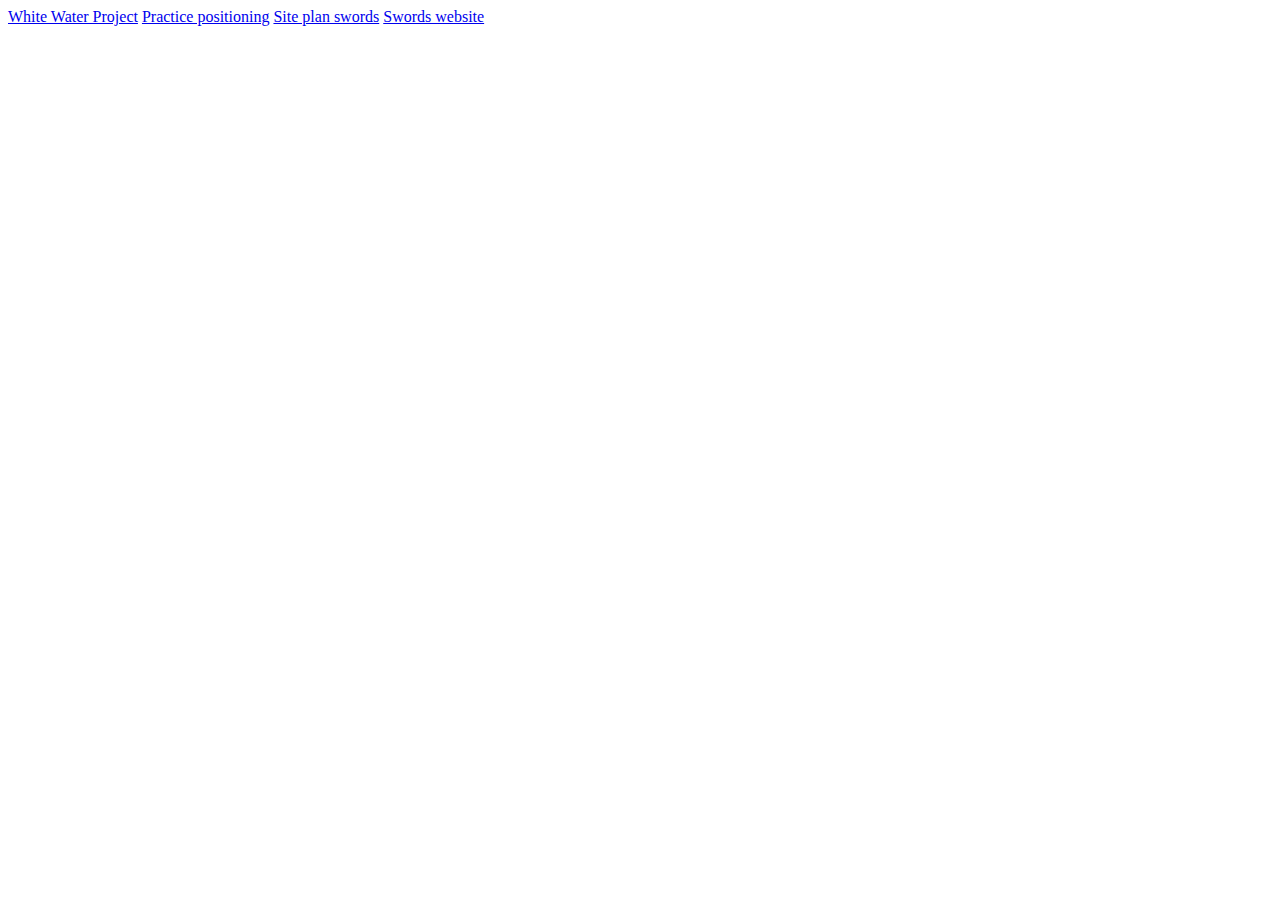
<file: index.html>
<!DOCTYPE html>
<html lang="en">
<head>
    <meta charset="UTF-8">
    <meta name="viewport" content="width=device-width, initial-scale=1.0">
    <title>Document</title>
</head>
<body>
    <main>
        <a href="wwr/index.html"> White Water Project</a>
        <a href="practice/positioning.html"> Practice positioning</a>
        <a href="longswords/site-plan.html">Site plan swords</a>
        <a href="longswords/index.html">Swords website</a>
    </main>
</body>
</html>
</file>
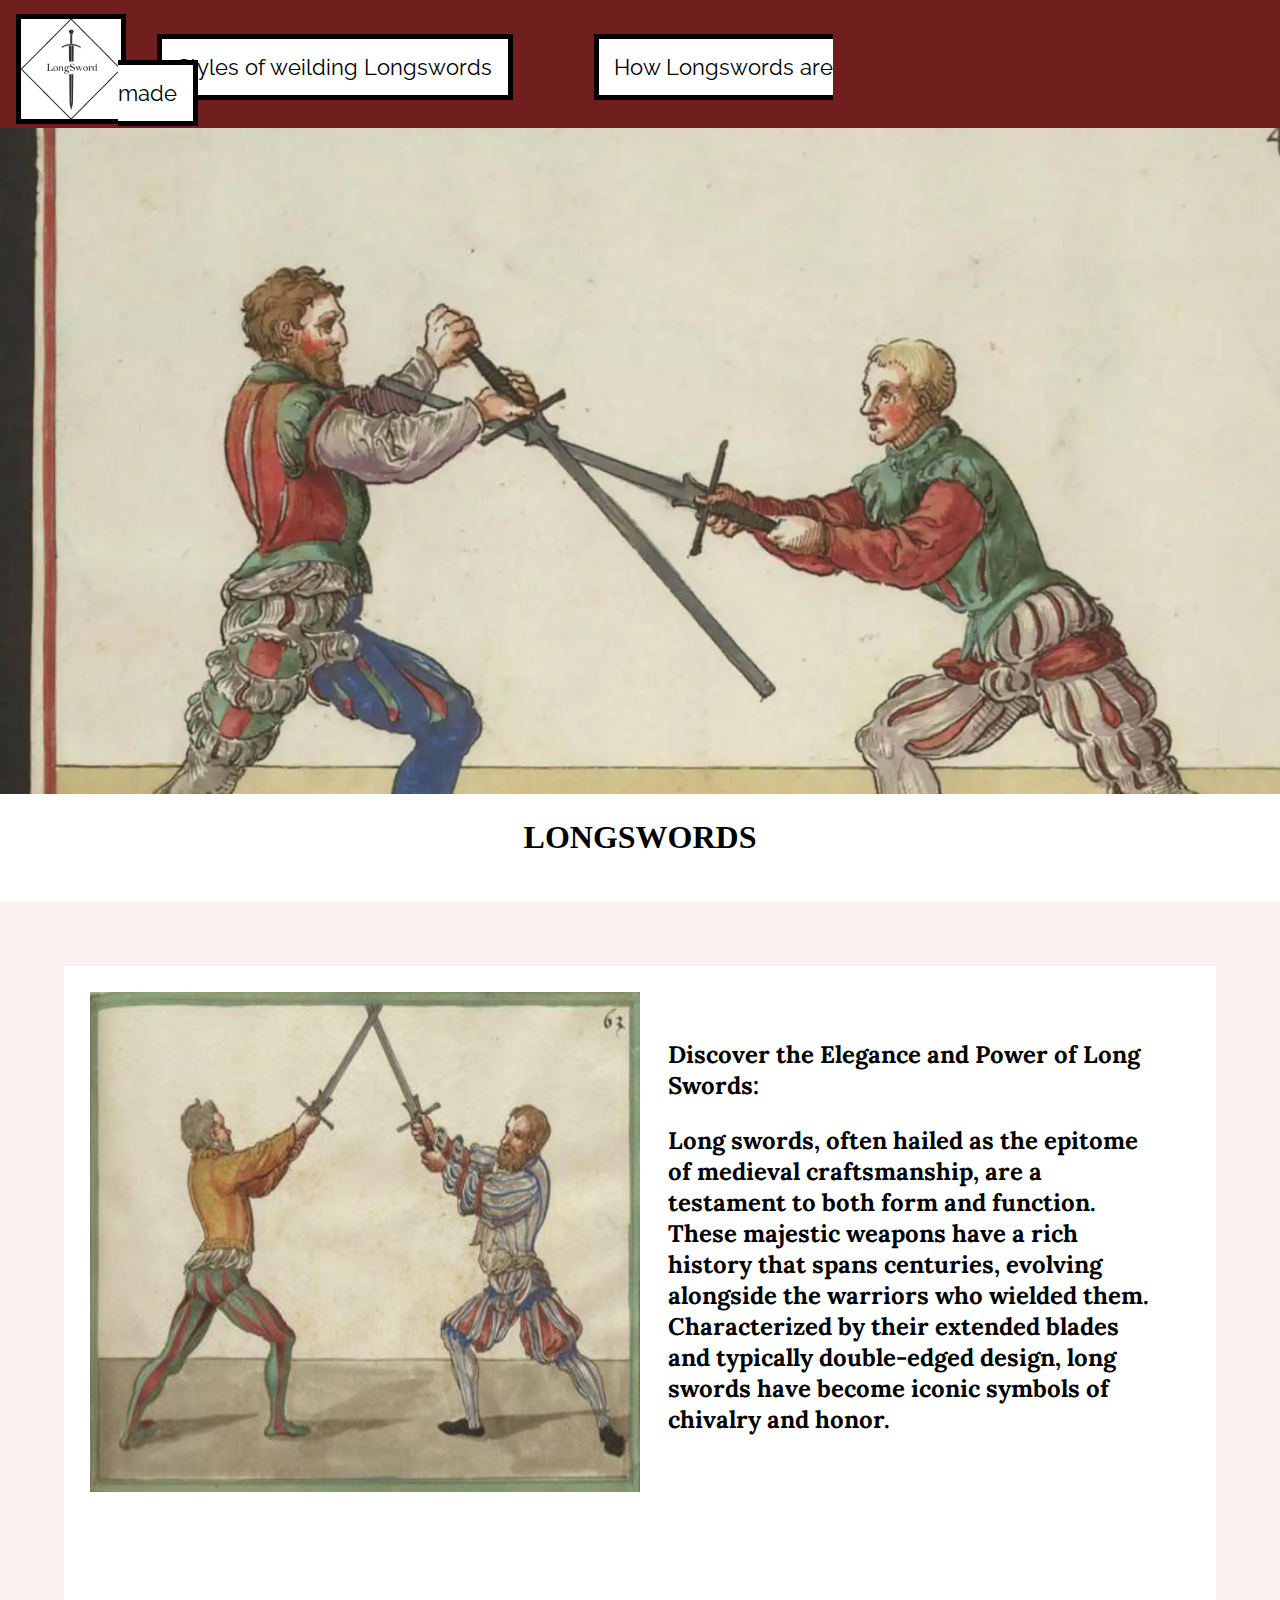
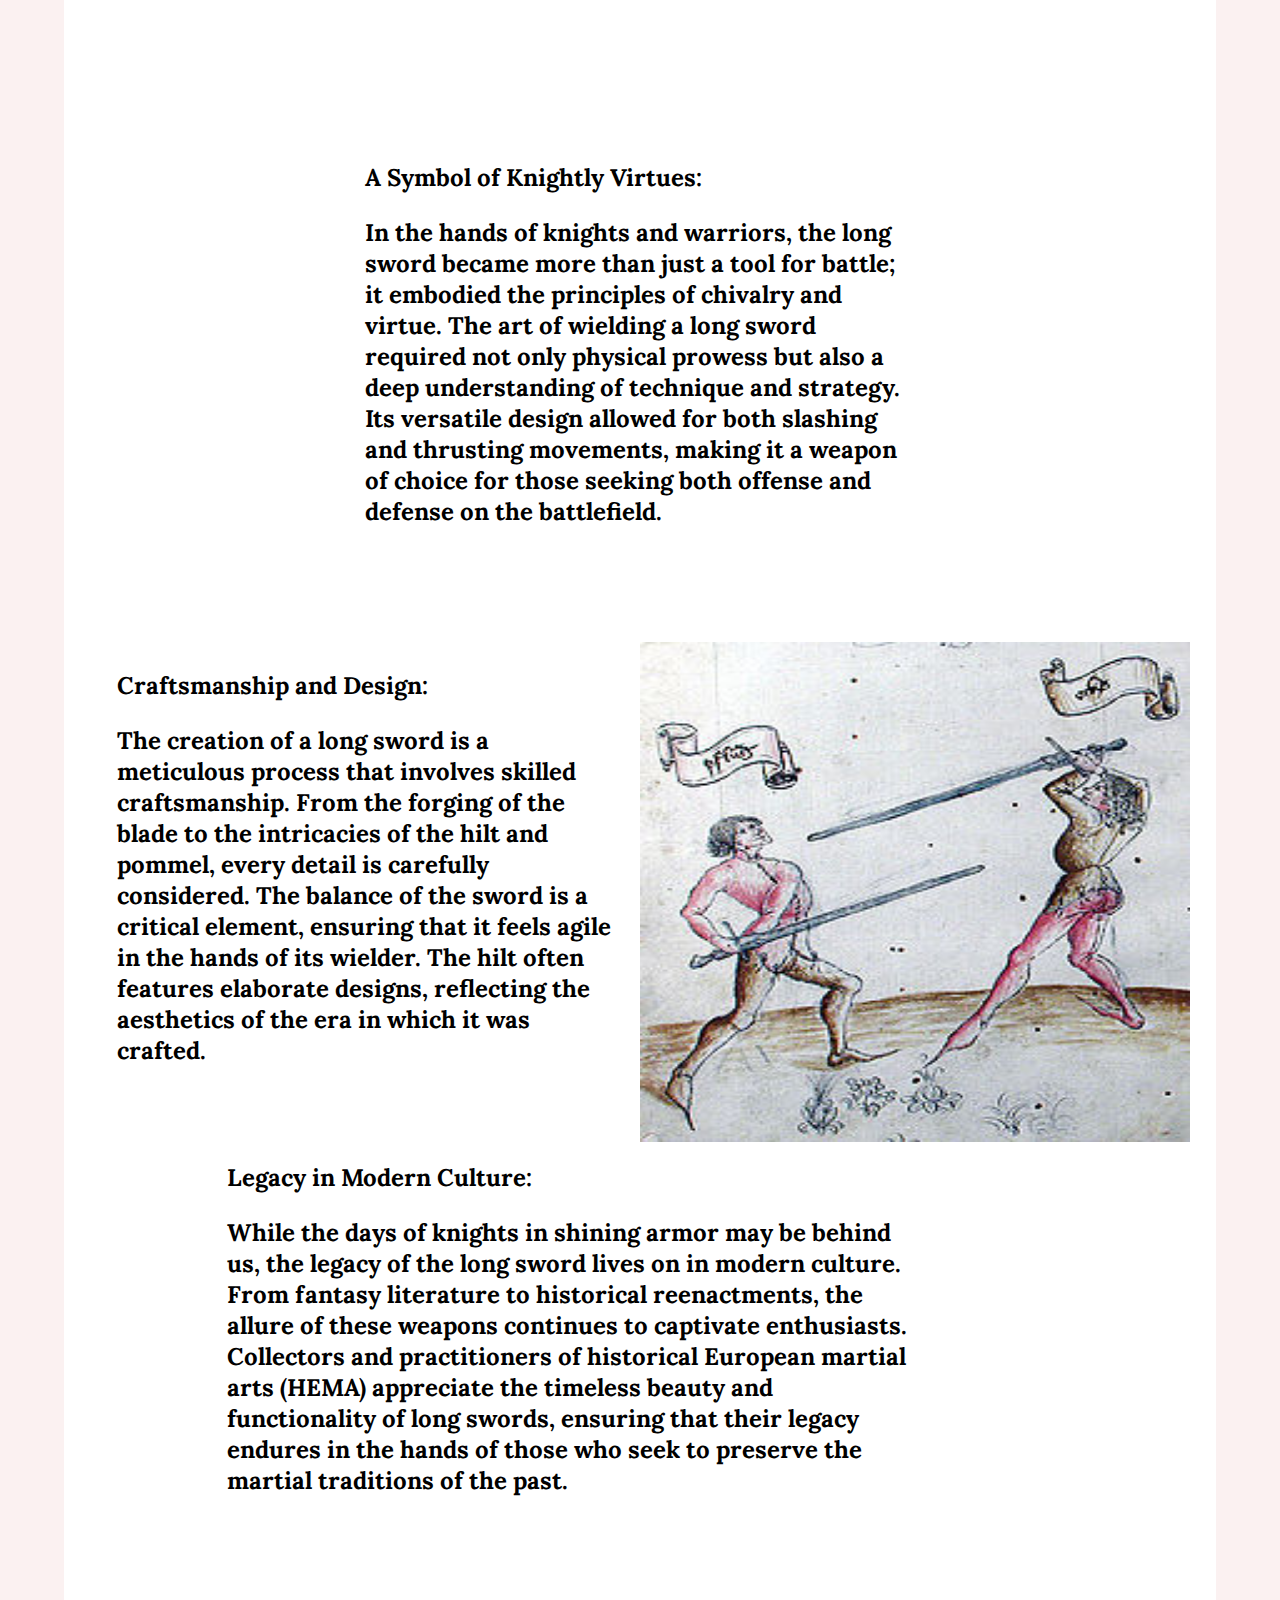
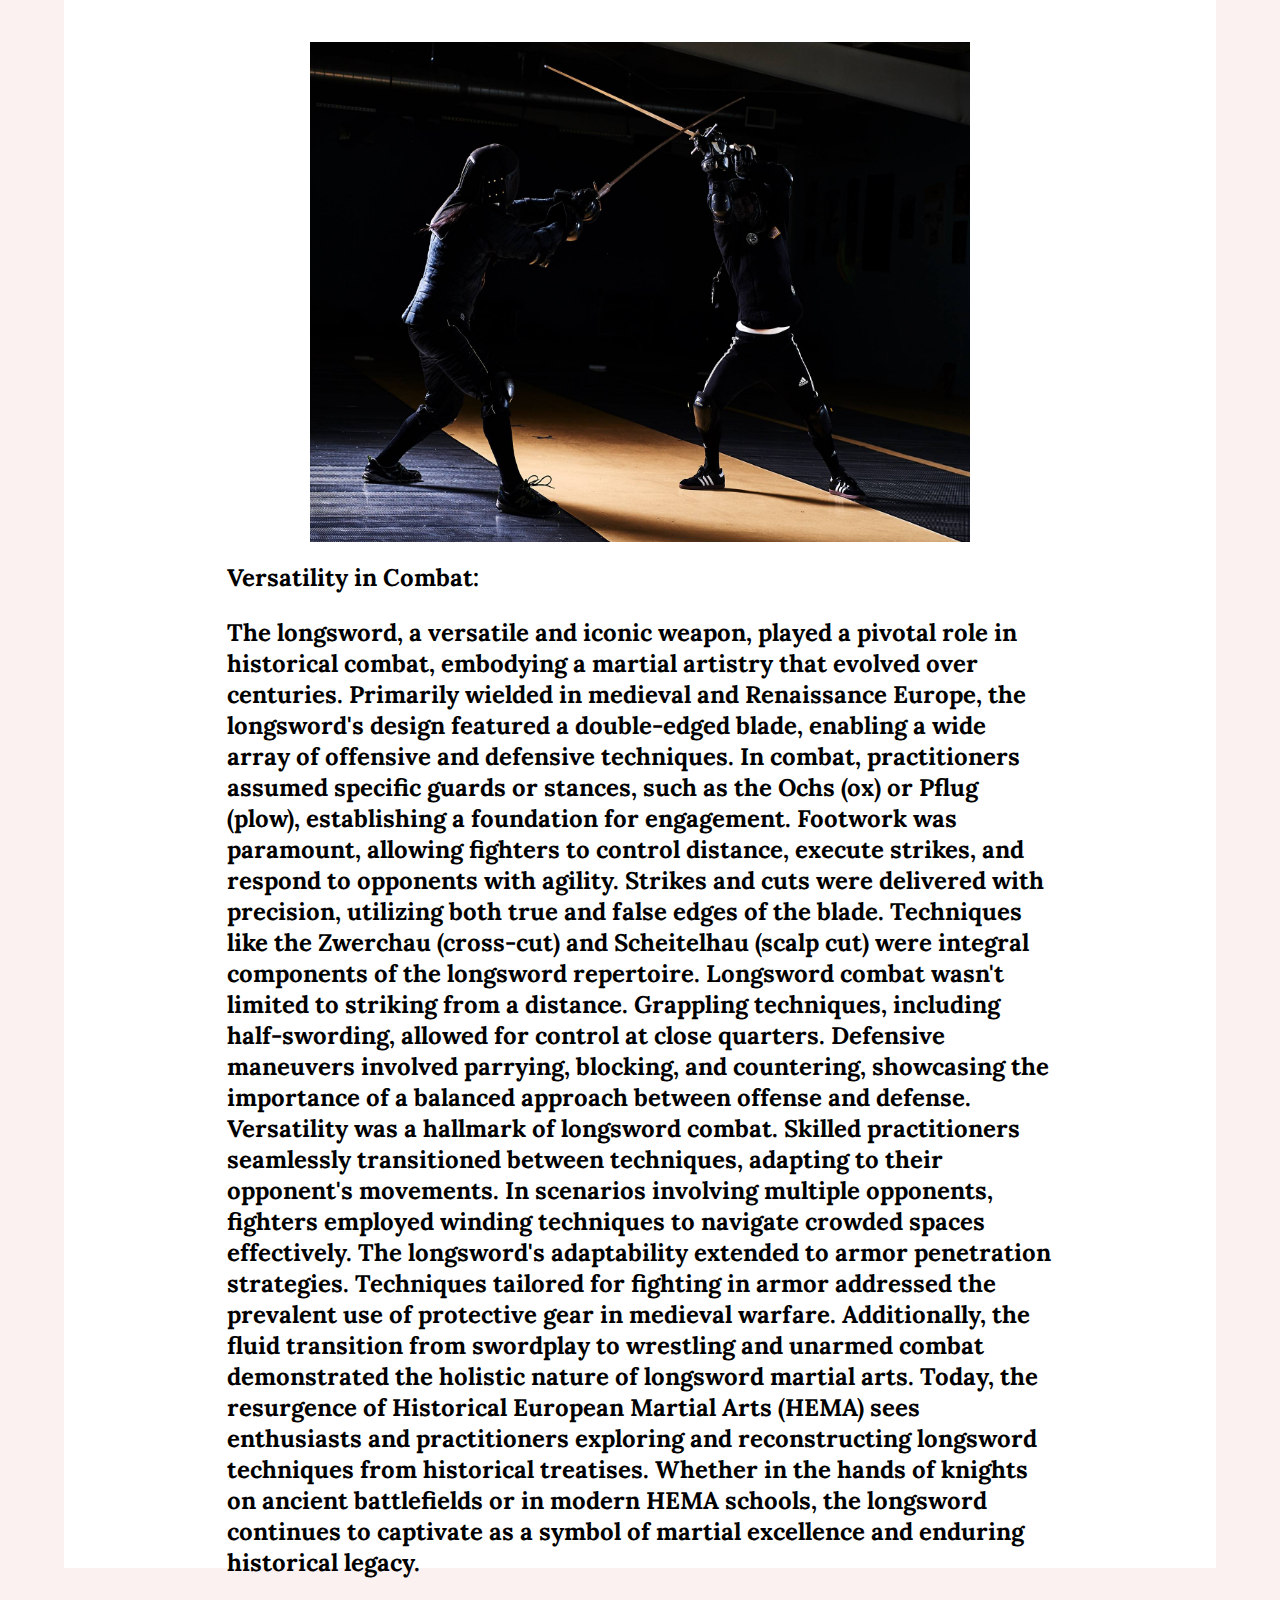
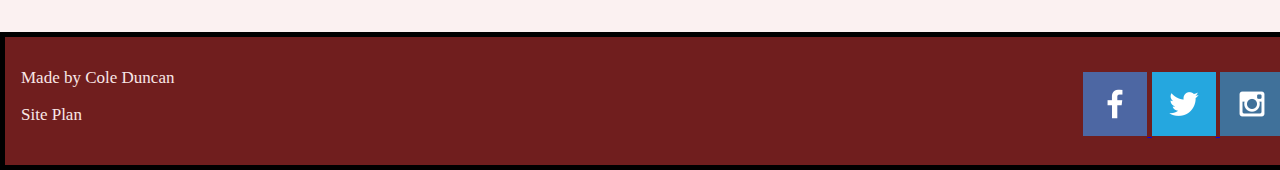
<file: longswords/index.html>
<!DOCTYPE html>
<html lang="en">
<!-- alt + shift + f  uses to quickly indent all code in file-->

<head>
    <meta charset="UTF-8">
    <meta name="viewport" content="width=device-width, initial-scale=1.0">
    <title>Longswords are Awesome!| Stabby and Slashy | Everyone want one! |</title>
    <link type="text/css" rel="stylesheet" href="styles/index.css">
</head>

<body>
    <div class="content">
        <Header>
            <a href="index.html">
                <img class="logo" src="images/longsword-logo.png" alt="logo">
            </a>
            <nav>
                <a href="longsword_styles.html" class="link-subpage1">Styles of weilding Longswords</a>
                <a href="how_they_made.html" id="subpage2">How Longswords are made</a>
            </nav>
        </Header>


        <div class="hero">
            <img src="images/longswordhero.webp" alt=" old drawing of two men dueling">
            <h1>LONGSWORDS</h1>
        </div>
        <main>
            <img id="intro-img" src="images/two_men_dualing_old.jpg" alt="old dipiction of two men dueling">

            <h2 id="intro-text">
                Discover the Elegance and Power of Long Swords:
                <p>
                    Long swords, often hailed as the epitome of medieval craftsmanship, are a testament to both form
                    and
                    function. These majestic weapons have a rich history that spans centuries, evolving alongside
                    the
                    warriors
                    who wielded them. Characterized by their extended blades and typically double-edged design, long
                    swords have
                    become iconic symbols of chivalry and honor.
                </p>

            </h2>

            <h2 id="body1">
                A Symbol of Knightly Virtues:
                <p>
                    In the hands of knights and warriors, the long sword became more than just a tool for battle; it
                    embodied
                    the principles of chivalry and virtue. The art of wielding a long sword required not only physical
                    prowess
                    but also a deep understanding of technique and strategy. Its versatile design allowed for both
                    slashing
                    and
                    thrusting movements, making it a weapon of choice for those seeking both offense and defense on the
                    battlefield.
                </p>
            </h2>
            <img id="german-sword" src="images/German_longsword.jpg" alt="shows a old midevil german take on longsword dueling">
            <h2 id="body2">
                Craftsmanship and Design:
                <p>
                    The creation of a long sword is a meticulous process that involves skilled craftsmanship. From the
                    forging
                    of the blade to the intricacies of the hilt and pommel, every detail is carefully considered. The
                    balance of
                    the sword is a critical element, ensuring that it feels agile in the hands of its wielder. The hilt
                    often
                    features elaborate designs, reflecting the aesthetics of the era in which it was crafted.
                </p>
            </h2>
            <img id="hema" src="images/Hema-longsword-dark.jpg" alt="modern hema duel">
            <h2 id="body3-big">
                Versatility in Combat:
                <p>
                    The longsword, a versatile and iconic weapon, played a pivotal role in historical combat, embodying
                    a
                    martial artistry that evolved over centuries. Primarily wielded in medieval and Renaissance Europe,
                    the
                    longsword's design featured a double-edged blade, enabling a wide array of offensive and defensive
                    techniques.

                    In combat, practitioners assumed specific guards or stances, such as the Ochs (ox) or Pflug (plow),
                    establishing a foundation for engagement. Footwork was paramount, allowing fighters to control
                    distance,
                    execute strikes, and respond to opponents with agility. Strikes and cuts were delivered with
                    precision,
                    utilizing both true and false edges of the blade. Techniques like the Zwerchau (cross-cut) and
                    Scheitelhau
                    (scalp cut) were integral components of the longsword repertoire.
                    Longsword combat wasn't limited to striking from a distance. Grappling techniques, including
                    half-swording,
                    allowed for control at close quarters. Defensive maneuvers involved parrying, blocking, and
                    countering,
                    showcasing the importance of a balanced approach between offense and defense.
                    Versatility was a hallmark of longsword combat. Skilled practitioners seamlessly transitioned
                    between
                    techniques, adapting to their opponent's movements. In scenarios involving multiple opponents,
                    fighters
                    employed winding techniques to navigate crowded spaces effectively.
                    The longsword's adaptability extended to armor penetration strategies. Techniques tailored for
                    fighting
                    in
                    armor addressed the prevalent use of protective gear in medieval warfare. Additionally, the fluid
                    transition
                    from swordplay to wrestling and unarmed combat demonstrated the holistic nature of longsword martial
                    arts.
                    Today, the resurgence of Historical European Martial Arts (HEMA) sees enthusiasts and practitioners
                    exploring and reconstructing longsword techniques from historical treatises. Whether in the hands of
                    knights
                    on ancient battlefields or in modern HEMA schools, the longsword continues to captivate as a symbol
                    of
                    martial excellence and enduring historical legacy.
                </p>
            </h2>
            <h2 id="body4">
                Legacy in Modern Culture:
                <p>
                    While the days of knights in shining armor may be behind us, the legacy of the long sword lives on
                    in
                    modern
                    culture. From fantasy literature to historical reenactments, the allure of these weapons continues
                    to
                    captivate enthusiasts. Collectors and practitioners of historical European martial arts (HEMA)
                    appreciate
                    the timeless beauty and functionality of long swords, ensuring that their legacy endures in the
                    hands of
                    those who seek to preserve the martial traditions of the past.
                </p>
        </main>
        <footer>
            <p>Made by Cole Duncan</p>
            <p><a href="site-plan.html">Site Plan</a></p>

            <div class="social">
                <a href="# target=" _blank">
                    <img src="images/facebook.png" alt="fb icon">
                </a>
                <a href="#" target="_blank">
                    <img src="images/twitter.png" alt="twitter icon">
                </a>
                <a href="#" target="_blank">
                    <img src="images/instagram.png" alt="instagram icon">
                </a>
            </div>
        </footer>
    </div>
</body>

</html>
</file>
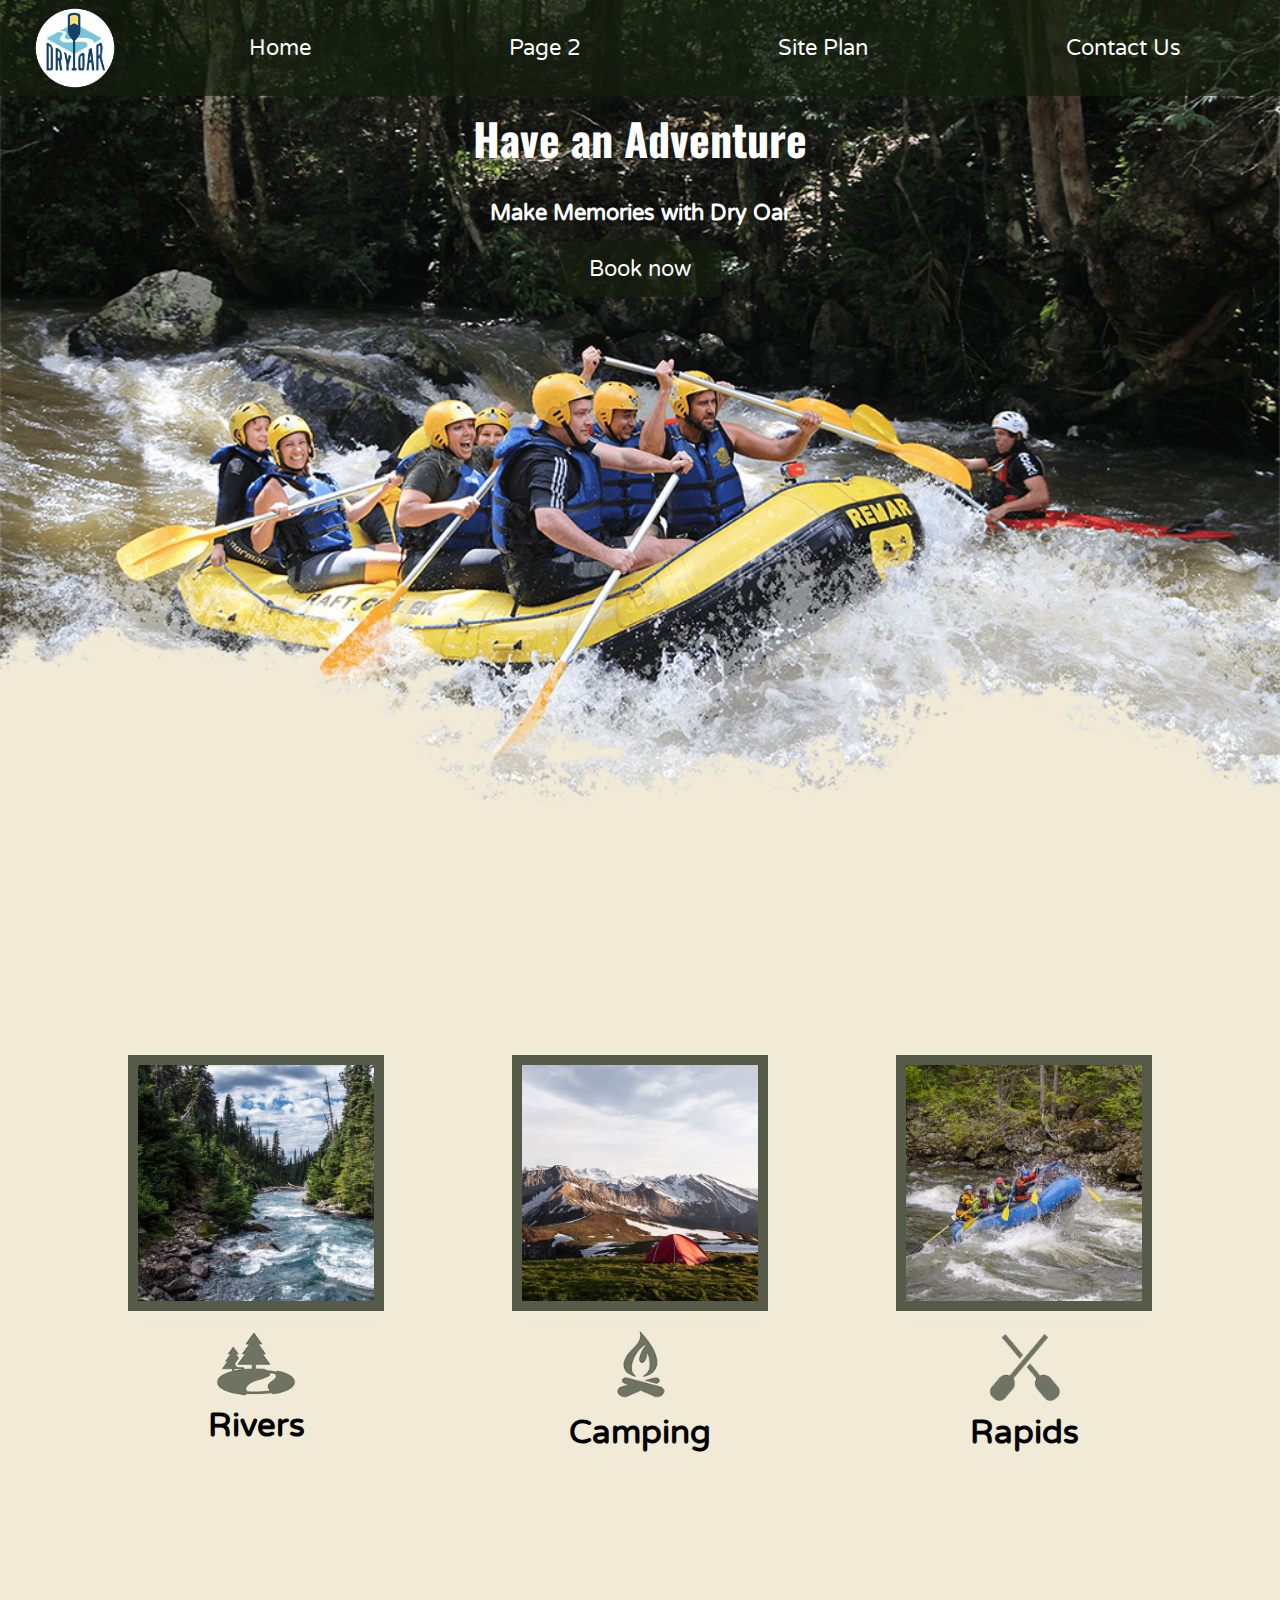
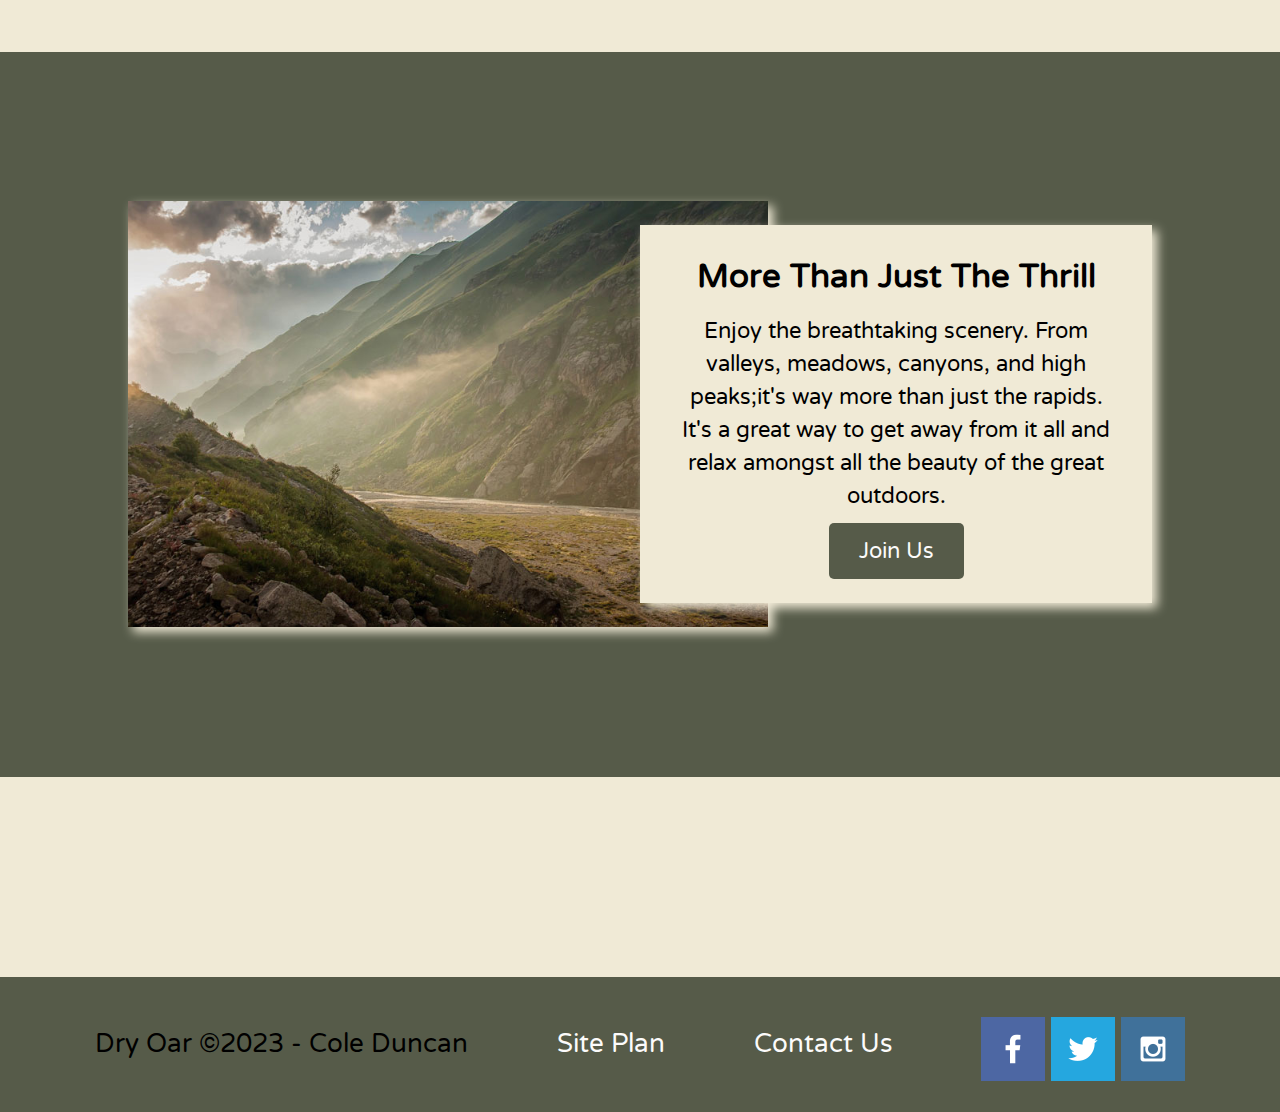
<file: wwr/index.html>
<!DOCTYPE html>

<html lang="en">
<style>
    @import url('https://fonts.googleapis.com/css2?family=Mooli&family=Oswald:wght@300&family=Varela+Round&display=swap');
</style>

<head>
    <meta charset="UTF-8">
    <meta name="viewport" content="width=device-width, initial-scale=1.0">
    <title>White Water Rafting | Dry Oar Boating | Canoing Home</title>
    <link rel="stylesheet" href="styles/styles.css">
</head>

<!-- above the fold is what you see without scrolling
    Call to action is making it easy to take money 
    the "hero" resides in <div id= hero>
<head>
<header>
<footer>
<section>
<nav>
<aside> -->

<body>
    <div id="content">
        <header>
            <a class="logo-link" href="index.html">
                <img class="logo" src="images/logo.png" alt="Dry Oar Logo">
            </a>
            <nav>
                <a href="index.html">Home</a>
                <a href="sub-page.html">Page 2</a>
                <a href="site-plan-rafting.html">Site Plan</a>
                <a href="contactus.html">Contact Us</a>
            </nav>
        </header>
        <div id="hero">
            <div id="hero-box">
                <img id="hero_img" src="images/hero.png" alt="people enjoying white water Rafting">
            </div>
            <section id="hero-msg">
                <h1 class="home-title">Have an Adventure</h1>
                <h4>Make Memories with Dry Oar</h4>
                <div class="button-box">
                    <a class="book" href="contactus.html">Book now</a>
                </div>
            </section>
        </div>
        <main class="home-grid">
            <section class="rivers-card">
                <img class="card-img" src="images/rivers.jpg" alt="river in forest">
                <img class="icon" src="images/river_icon.png" alt="river icon">
                <h2>Rivers</h2>
            </section>
            <section class="camping-card">
                <img class="card-img" src="images/camping.jpg" alt="tent in mountains">
                <img class="icon" src="images/fire_icon.png" alt="fire icon">
                <h2>Camping</h2>
            </section>
            <section class="rapids-card">
                <img class="card-img" src="images/rapids.jpg" alt="rafting boat">
                <img class="icon" src="images/oars.png" alt="oars icon">
                <h2>Rapids</h2>
            </section>
            <div id="background"></div>
            <img class="mountains" src="images/mountains.jpg" alt="Misty mountains">
            <section class="msg">
                <h2>More Than Just The Thrill</h2>
                <p>Enjoy the breathtaking scenery. From valleys, meadows, canyons, and high peaks;it's way more
                    than just the rapids. It's a great way to get away from it all and relax amongst all the beauty
                    of the great outdoors. </p>
                <a class='join' href="rivers.html">Join Us</a>
            </section>

        </main>
        <footer>
            <p>Dry Oar &copy;2023 - Cole Duncan</p>
            <p><a href="site-plan-rafting.html">Site Plan</a></p>
            <p><a href="contactus.html">Contact Us</a></p>

            <div class="social">
                <a href="https://facebook.com" target="_blank">
                    <img src="images/facebook.png" alt="fb icon">
                </a>
                <a href="https://twitter.com" target="_blank">
                    <img src="images/twitter.png" alt="twitter icon">
                </a>
                <a href="https://instagram.com" target="_blank">
                    <img src="images/instagram.png" alt="instagram icon">
                </a>
            </div>
        </footer>
    </div>
</body>
<!-- alt + shift + f  uses to quickly indent all code in file-->

</html>
</file>
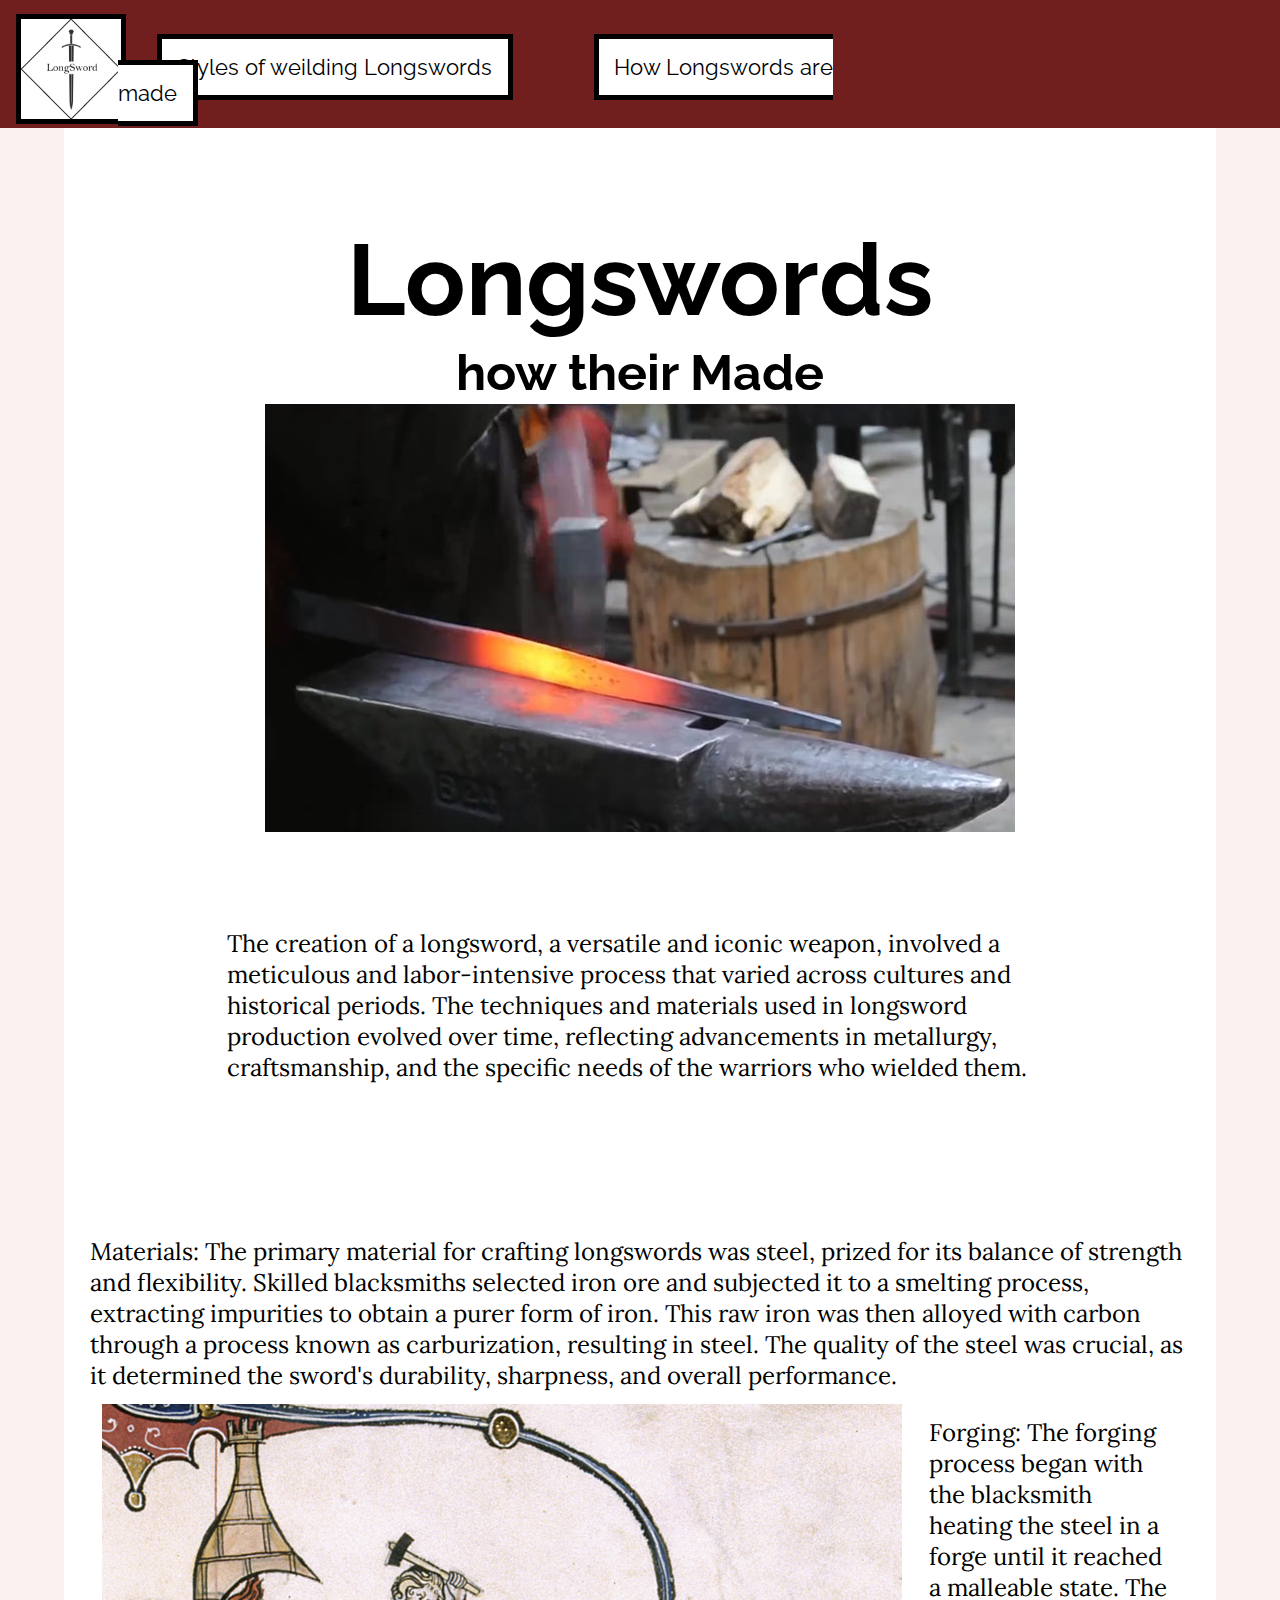
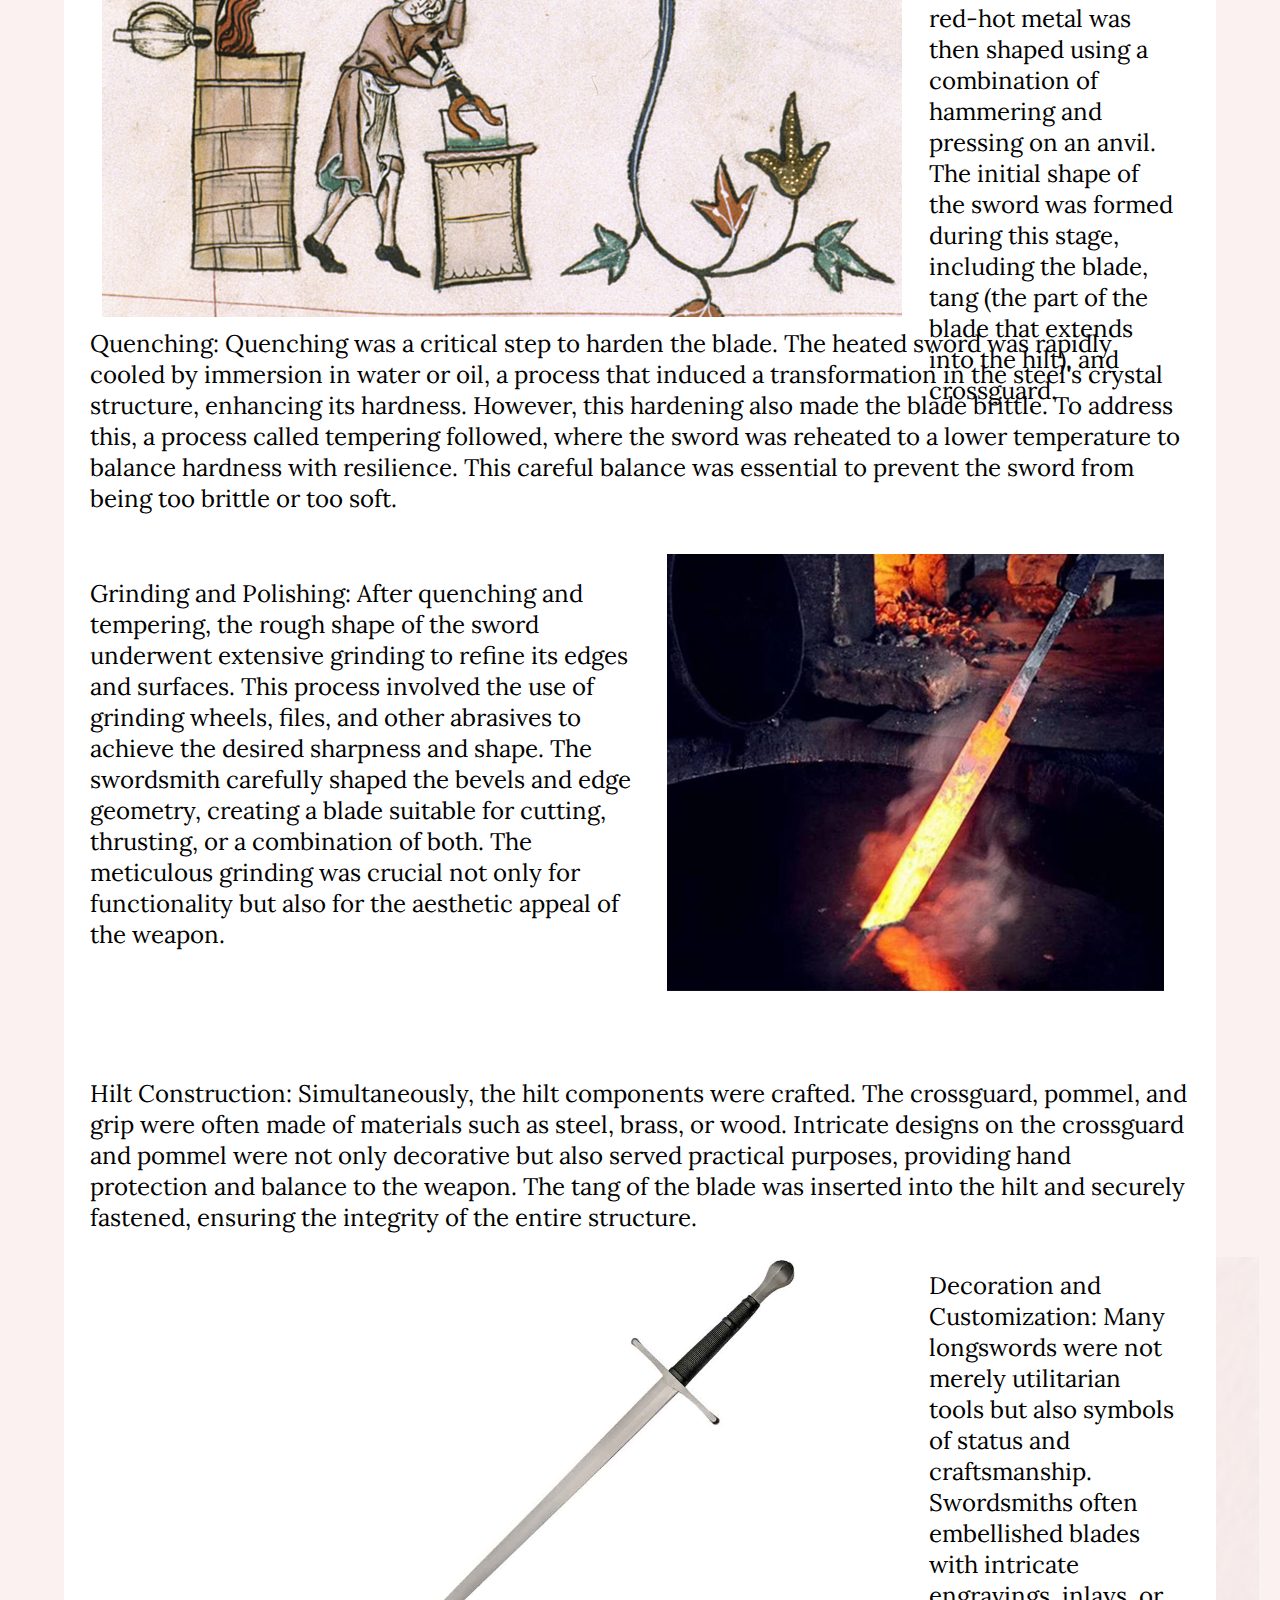
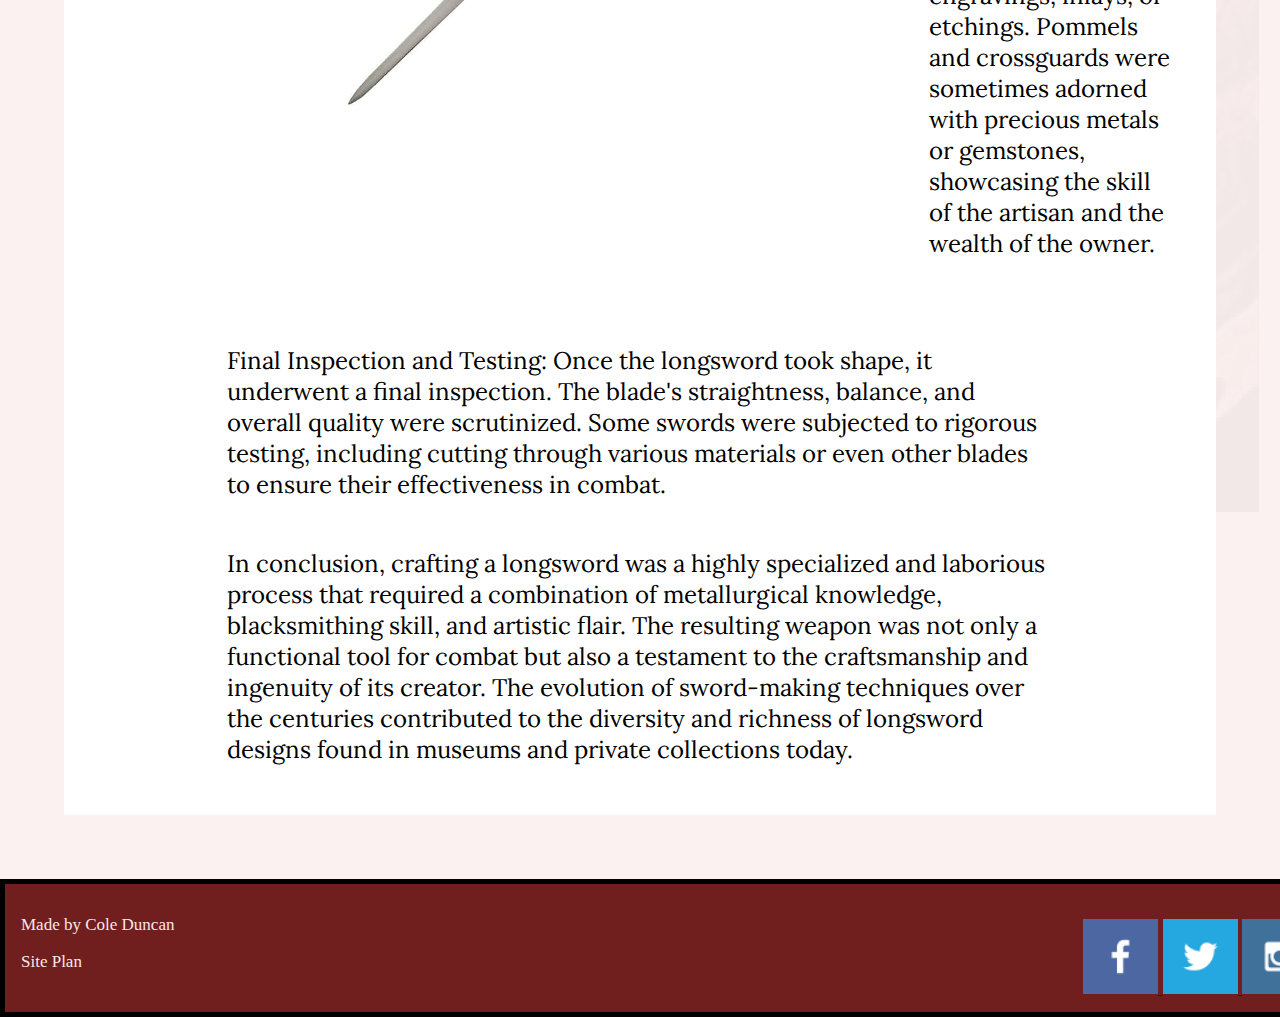
<file: longswords/how_they_made.html>
<!DOCTYPE html>
<html lang="en">

<head>
    <meta charset="UTF-8">
    <meta name="viewport" content="width=device-width, initial-scale=1.0">
    <title>Longswords | How they are made | Forging</title>
    <link type="text/css" rel="stylesheet" href="styles/how-made-styles.css">
</head>

<body>
    <Header>
        <a href="index.html">
            <img class="logo" src="images/longsword-logo.png" alt="logo">
        </a>
        <nav>
            <a href="longsword_styles.html">Styles of weilding Longswords</a>
            <a href="how_they_made.html">How Longswords are made</a>
        </nav>
    </Header>
    <main>
        <h1 id="headline">
            Longswords 
            <p id="sub-headline"> how their Made</p>
        </h1>
        <p id="intro" class="main-txt">
            The creation of a longsword, a versatile and iconic weapon, involved a meticulous and labor-intensive
            process that varied across cultures and historical periods. The techniques and materials used in
            longsword production evolved over time, reflecting advancements in metallurgy, craftsmanship, and the
            specific needs of the warriors who wielded them.
        </p>
        <p id="body1" class="main-txt">
            Materials:
            The primary material for crafting longswords was steel, prized for its balance of strength and
            flexibility. Skilled blacksmiths selected iron ore and subjected it to a smelting process, extracting
            impurities to obtain a purer form of iron. This raw iron was then alloyed with carbon through a process
            known as carburization, resulting in steel. The quality of the steel was crucial, as it determined the
            sword's durability, sharpness, and overall performance.
        </p>
        <img id="image1" src="images/sword-forging-hot-anvil.jpg" alt="hot steel on anvil">
        <p id="body2" class="main-txt">
            Forging:
            The forging process began with the blacksmith heating the steel in a forge until it reached a malleable
            state. The red-hot metal was then shaped using a combination of hammering and pressing on an anvil. The
            initial shape of the sword was formed during this stage, including the blade, tang (the part of the
            blade that extends into the hilt), and crossguard.
        </p>
        <img id="image2" src="images/sword_quench.jpg " alt=" hot steel being quenched in water">
        <p id="body3" class="main-txt">
            Quenching:
            Quenching was a critical step to harden the blade. The heated sword was rapidly cooled by immersion in
            water or oil, a process that induced a transformation in the steel's crystal structure, enhancing its
            hardness. However, this hardening also made the blade brittle. To address this, a process called
            tempering followed, where the sword was reheated to a lower temperature to balance hardness with
            resilience. This careful balance was essential to prevent the sword from being too brittle or too soft.
        </p>
        <p id="body4" class="main-txt">
            Grinding and Polishing:
            After quenching and tempering, the rough shape of the sword underwent extensive grinding to refine its
            edges and surfaces. This process involved the use of grinding wheels, files, and other abrasives to
            achieve the desired sharpness and shape. The swordsmith carefully shaped the bevels and edge geometry,
            creating a blade suitable for cutting, thrusting, or a combination of both. The meticulous grinding was
            crucial not only for functionality but also for the aesthetic appeal of the weapon.
        </p>

        <p id="body5" class="main-txt">
            Hilt Construction:
            Simultaneously, the hilt components were crafted. The crossguard, pommel, and grip were often made of
            materials such as steel, brass, or wood. Intricate designs on the crossguard and pommel were not only
            decorative but also served practical purposes, providing hand protection and balance to the weapon. The
            tang of the blade was inserted into the hilt and securely fastened, ensuring the integrity of the entire
            structure.
        </p>
        <p id="body6" class="main-txt">
            Decoration and Customization:
            Many longswords were not merely utilitarian tools but also symbols of status and craftsmanship.
            Swordsmiths often embellished blades with intricate engravings, inlays, or etchings. Pommels and
            crossguards were sometimes adorned with precious metals or gemstones, showcasing the skill of the
            artisan and the wealth of the owner.
        </p>
        <img id="image3" src="images/forge.png" alt="Shows a midevil drawing of a forge">
        <p id="body7" class="main-txt">
            Final Inspection and Testing:
            Once the longsword took shape, it underwent a final inspection. The blade's straightness, balance, and
            overall quality were scrutinized. Some swords were subjected to rigorous testing, including cutting
            through various materials or even other blades to ensure their effectiveness in combat.
        </p>
        <img id="image4" src="images/longsword.jpg" alt="basic image of a longsword">
        <p id="closing" class="main-txt">
            In conclusion, crafting a longsword was a highly specialized and laborious process that required a
            combination of metallurgical knowledge, blacksmithing skill, and artistic flair. The resulting weapon
            was not only a functional tool for combat but also a testament to the craftsmanship and ingenuity of its
            creator. The evolution of sword-making techniques over the centuries contributed to the diversity and
            richness of longsword designs found in museums and private collections today.
        </p>
        <img id="me-fr" src="images/Sisyphus.jpg" alt="Sisyphus pushing a boulder">
    </main>
    <footer>
        <p>Made by Cole Duncan</p>
        <p><a href="site-plan.html">Site Plan</a></p>

        <div class="social">
            <a href="# target=" _blank">
                <img src="images/facebook.png" alt="fb icon">
            </a>
            <a href="#" target="_blank">
                <img src="images/twitter.png" alt="twitter icon">
            </a>
            <a href="#" target="_blank">
                <img src="images/instagram.png" alt="instagram icon">
            </a>
        </div>
    </footer>

</body>

</html>
</file>
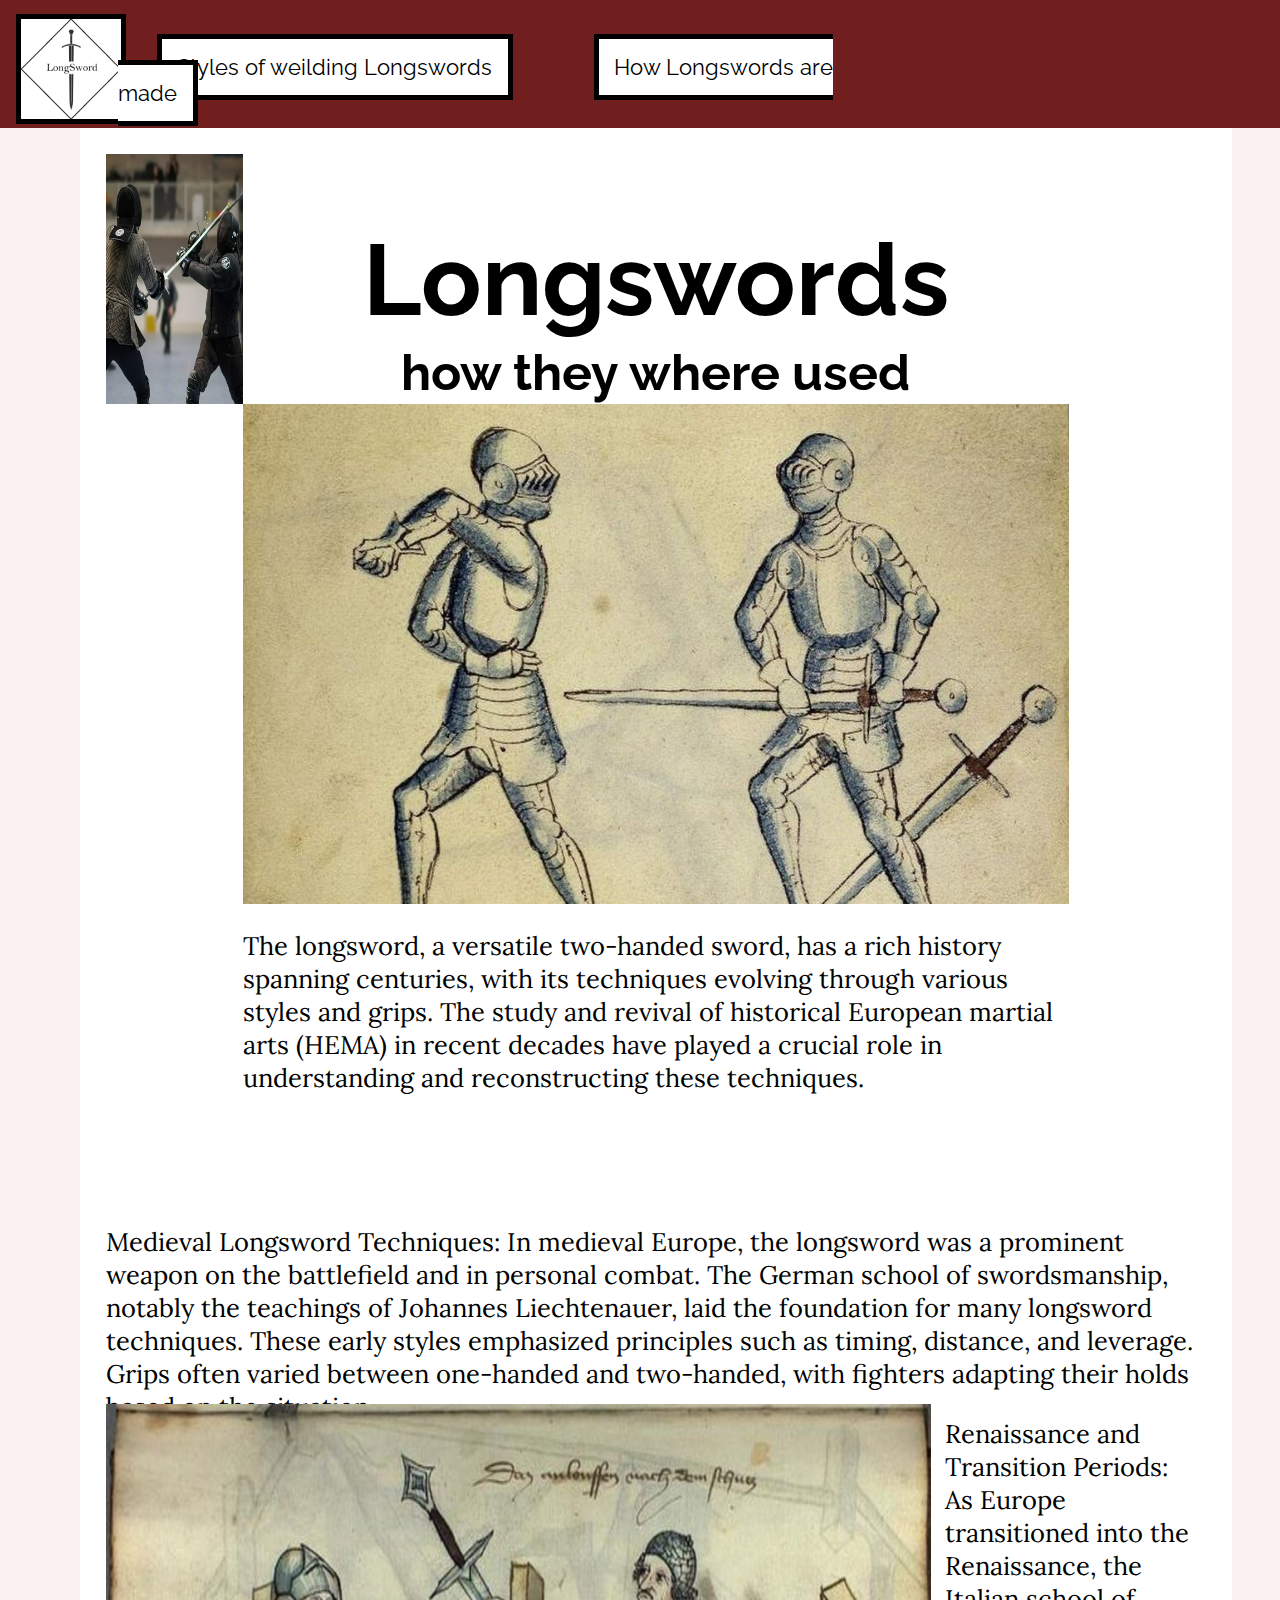
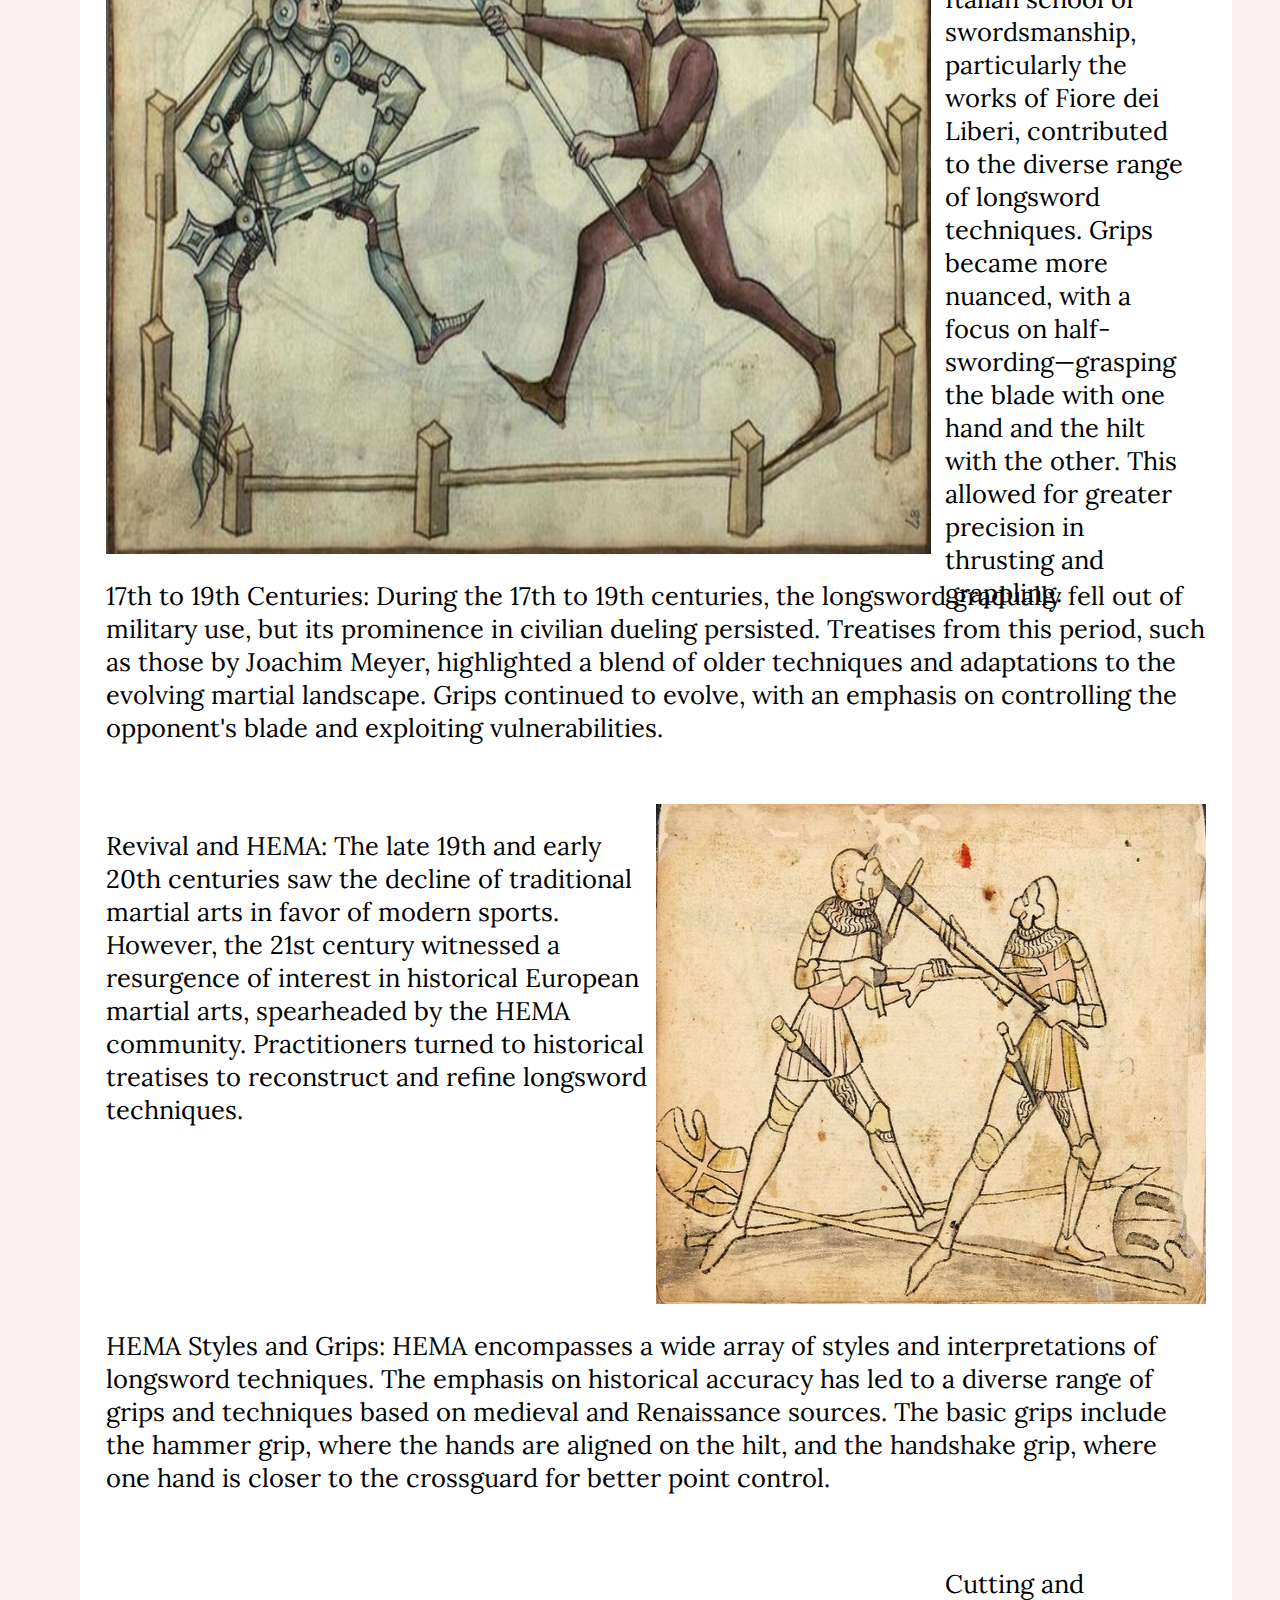
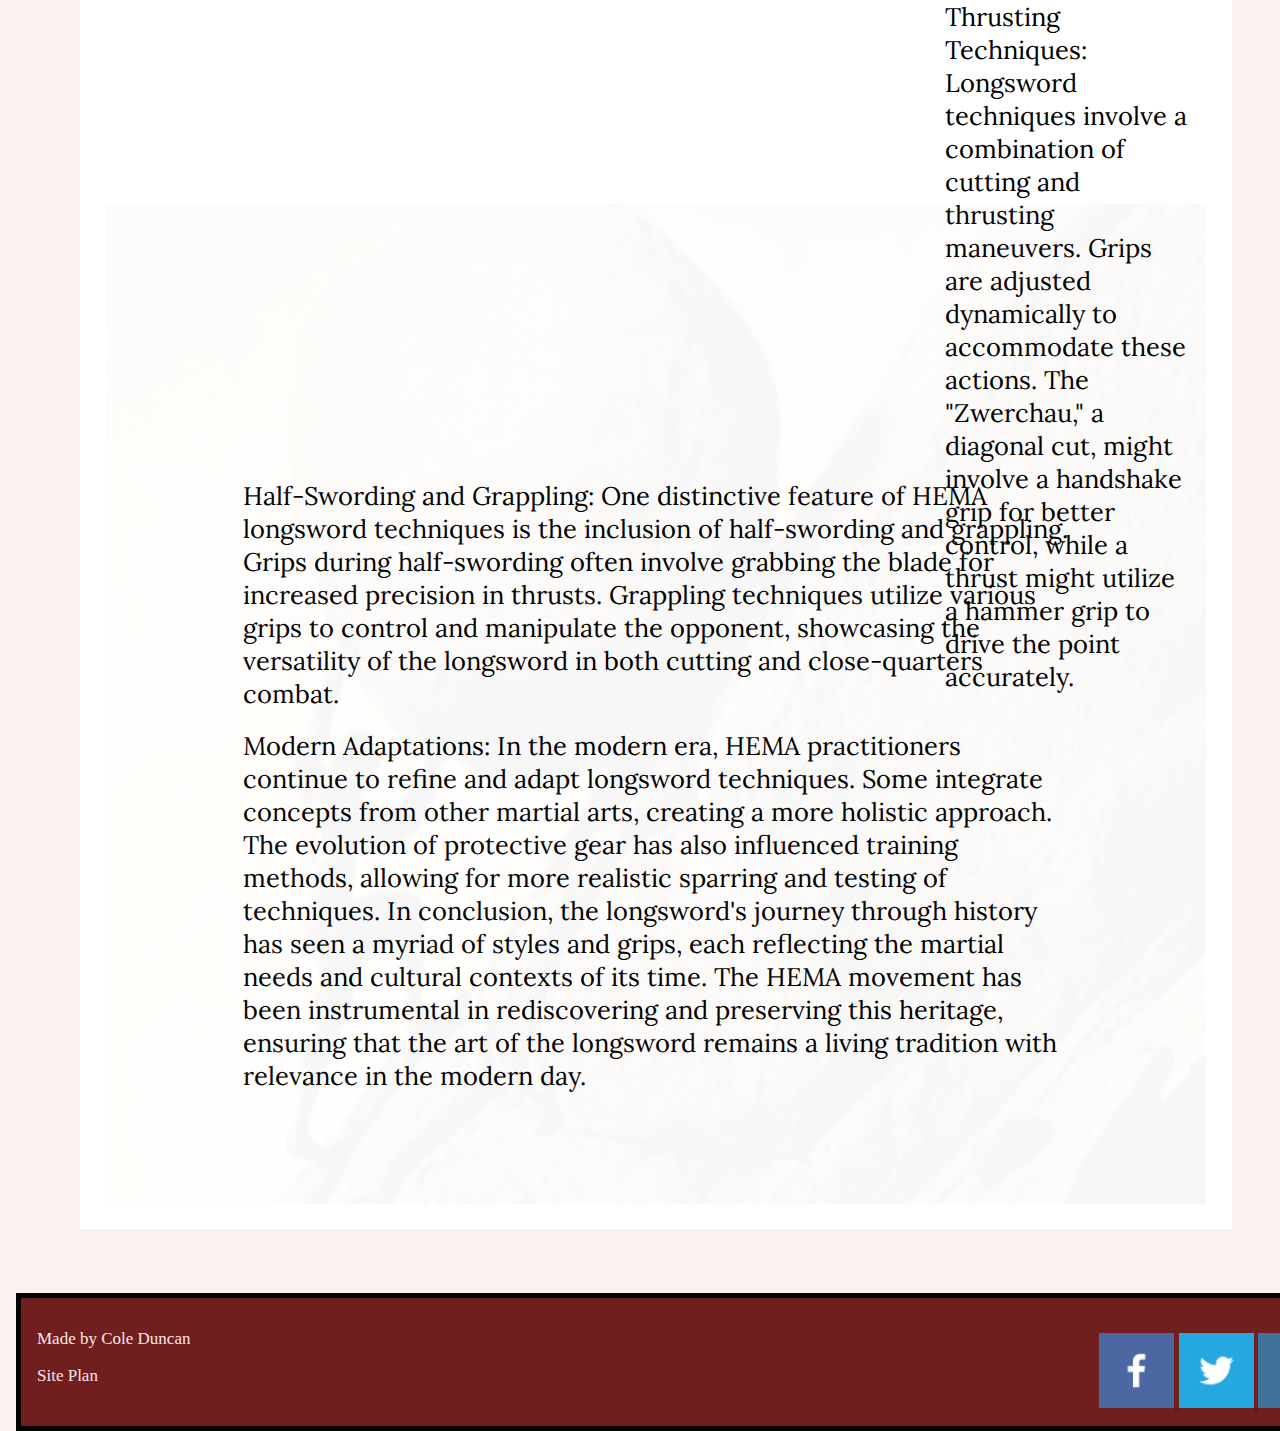
<file: longswords/longsword_styles.html>
<!DOCTYPE html>
<html lang="en">

<head>
    <meta charset="UTF-8">
    <meta name="viewport" content="width=device-width, initial-scale=1.0">
    <title>Longswords | Styles of longsword | How longswords work </title>
    <link type="text/css" rel="stylesheet" href="styles/styles-sword-styles.css">
</head>

<body>
    <Header>
        <a href="index.html">
            <img class="logo" src="images/longsword-logo.png" alt="logo">
        </a>
        <nav>
            <a href="longsword_styles.html">Styles of weilding Longswords</a>
            <a href="how_they_made.html">How Longswords are made</a>
        </nav>
        <main>
            <h1 id="headline">
                Longswords
                <p id="sub-headline">
                    how they where used
                </p>
            </h1>
            <p id="intro">
                The longsword, a versatile two-handed sword, has a rich history spanning centuries, with its techniques
                evolving through various styles and grips. The study and revival of historical European martial arts
                (HEMA) in recent decades have played a crucial role in understanding and reconstructing these
                techniques.
            </p>
            <img id="image1" src="images/halfswording full armor.jpg" alt="shows a man halfswording against another person">
            <p id="body1">
                Medieval Longsword Techniques:
                In medieval Europe, the longsword was a prominent weapon on the battlefield and in personal combat. The
                German school of swordsmanship, notably the teachings of Johannes Liechtenauer, laid the foundation for
                many longsword techniques. These early styles emphasized principles such as timing, distance, and
                leverage. Grips often varied between one-handed and two-handed, with fighters adapting their holds based
                on the situation.
            </p>
            <p id="body2">
                Renaissance and Transition Periods:
                As Europe transitioned into the Renaissance, the Italian school of swordsmanship, particularly the works
                of Fiore dei Liberi, contributed to the diverse range of longsword techniques. Grips became more
                nuanced, with a focus on half-swording—grasping the blade with one hand and the hilt with the other.
                This allowed for greater precision in thrusting and grappling.
            </p>
            <img id="image2" src="images/fechtbuch-longsword-fight.jpg" alt="a old drawing of two men dueling">
            <p id="body3">
                17th to 19th Centuries:
                During the 17th to 19th centuries, the longsword gradually fell out of military use, but its prominence
                in civilian dueling persisted. Treatises from this period, such as those by Joachim Meyer, highlighted a
                blend of older techniques and adaptations to the evolving martial landscape. Grips continued to evolve,
                with an emphasis on controlling the opponent's blade and exploiting vulnerabilities.
            </p>
            <p id="body4">
                Revival and HEMA:
                The late 19th and early 20th centuries saw the decline of traditional martial arts in favor of modern
                sports. However, the 21st century witnessed a resurgence of interest in historical European martial
                arts, spearheaded by the HEMA community. Practitioners turned to historical treatises to reconstruct and
                refine longsword techniques.
            </p>
            <img id="image3" src="images/halfswording.jpg" alt="Shows halfsowrding in a duel">

            <p id="body5">
                HEMA Styles and Grips:
                HEMA encompasses a wide array of styles and interpretations of longsword techniques. The emphasis on
                historical accuracy has led to a diverse range of grips and techniques based on medieval and Renaissance
                sources. The basic grips include the hammer grip, where the hands are aligned on the hilt, and the
                handshake grip, where one hand is closer to the crossguard for better point control.
            </p>

            <p id="body6">
                Cutting and Thrusting Techniques:
                Longsword techniques involve a combination of cutting and thrusting maneuvers. Grips are adjusted
                dynamically to accommodate these actions. The "Zwerchau," a diagonal cut, might involve a handshake grip
                for better control, while a thrust might utilize a hammer grip to drive the point accurately.
            </p>
            <div class="image">
                <img id="image4" src="images/hema-styles.webp" alt="shows a modern hema duel">
            </div>
            <p id="body7">
                Half-Swording and Grappling:
                One distinctive feature of HEMA longsword techniques is the inclusion of half-swording and grappling.
                Grips during half-swording often involve grabbing the blade for increased precision in thrusts.
                Grappling techniques utilize various grips to control and manipulate the opponent, showcasing the
                versatility of the longsword in both cutting and close-quarters combat.
            </p>
            <p id="closing" herf="https://www.hemaalliance.com">
                Modern Adaptations:
                In the modern era, HEMA practitioners continue to refine and adapt longsword techniques. Some integrate
                concepts from other martial arts, creating a more holistic approach. The evolution of protective gear
                has also influenced training methods, allowing for more realistic sparring and testing of techniques.

                In conclusion, the longsword's journey through history has seen a myriad of styles and grips, each
                reflecting the martial needs and cultural contexts of its time. The HEMA movement has been instrumental
                in rediscovering and preserving this heritage, ensuring that the art of the longsword remains a living
                tradition with relevance in the modern day.
            </p>
            <img id="me-fr" src="images/Sisyphus.jpg" alt="its Sisyphus pushing a bolder">
        </main>
        <footer>
            <p>Made by Cole Duncan</p>
            <p><a href="site-plan.html">Site Plan</a></p>

            <div class="social">
                <a href="# target=" _blank">
                    <img src="images/facebook.png" alt="fb icon">
                </a>
                <a href="#" target="_blank">
                    <img src="images/twitter.png" alt="twitter icon">
                </a>
                <a href="#" target="_blank">
                    <img src="images/instagram.png" alt="instagram icon">
                </a>
            </div>
        </footer>
</body>

</html>
</file>
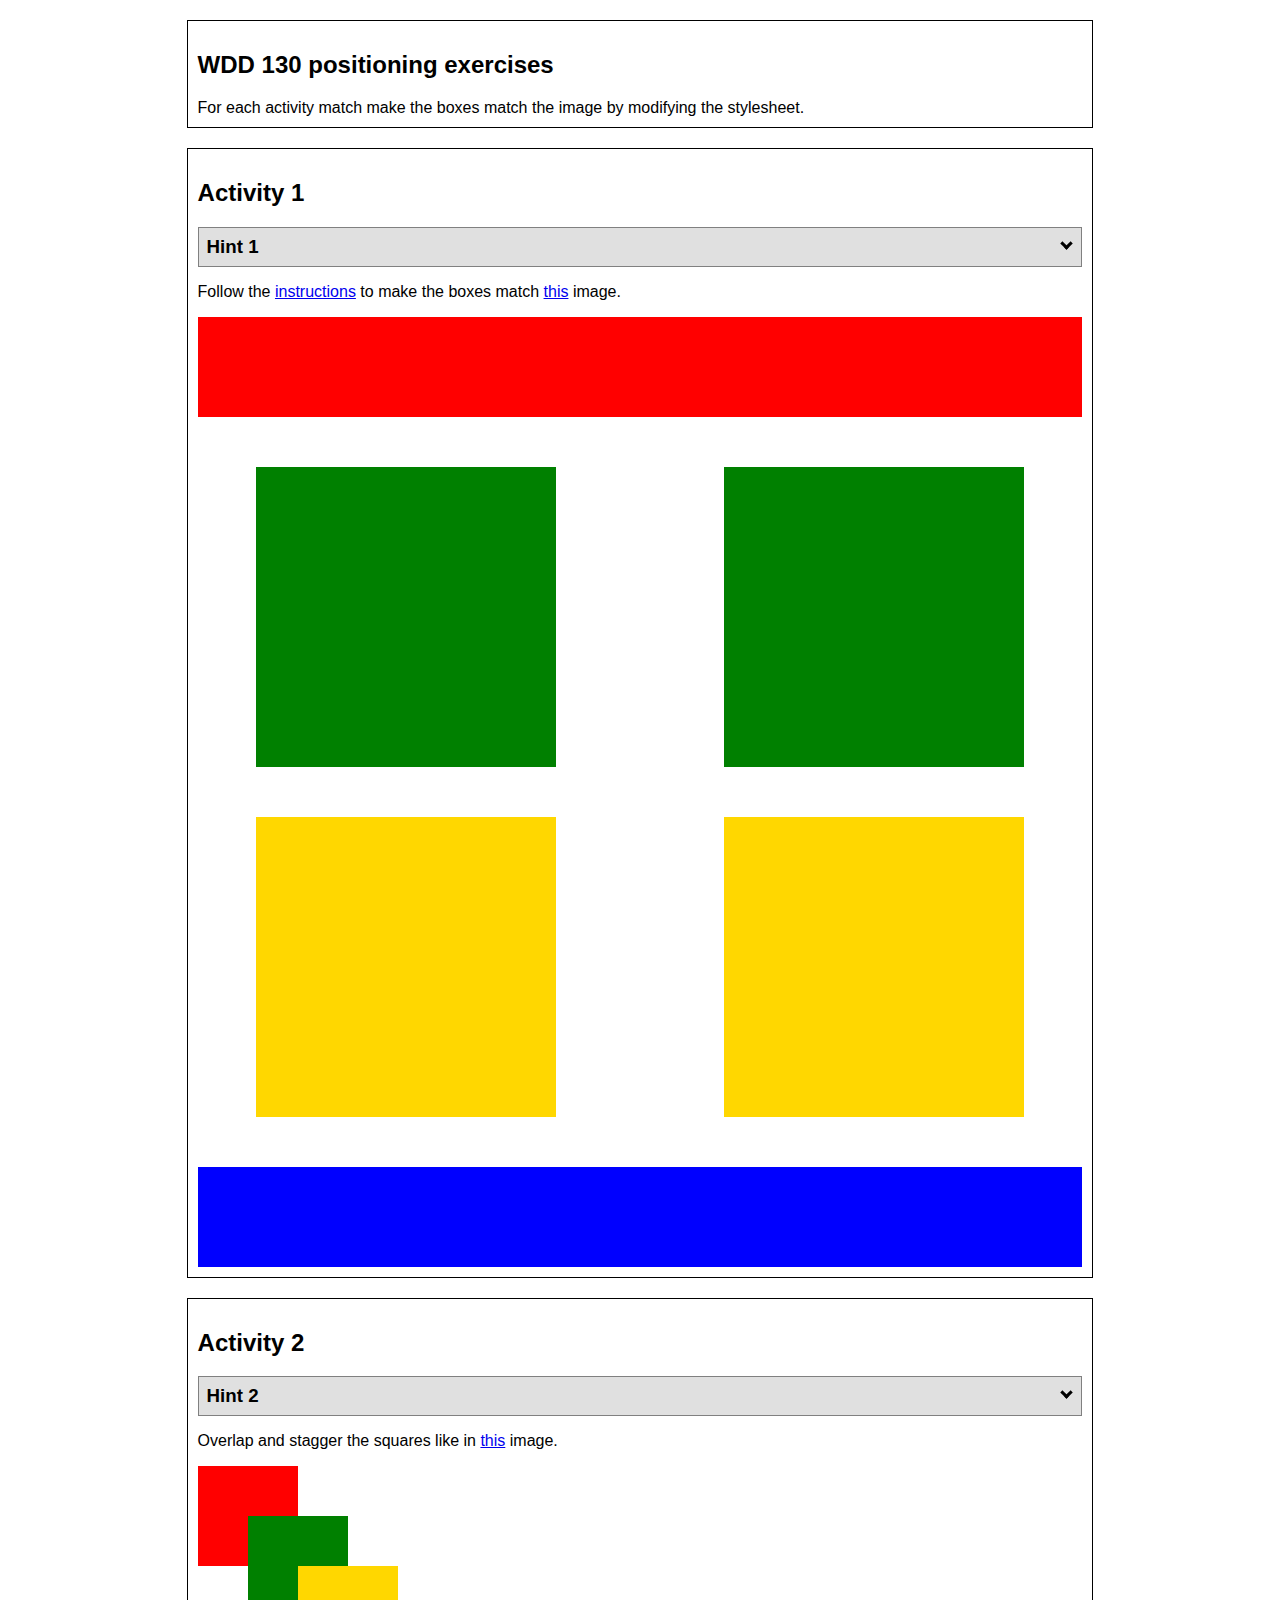
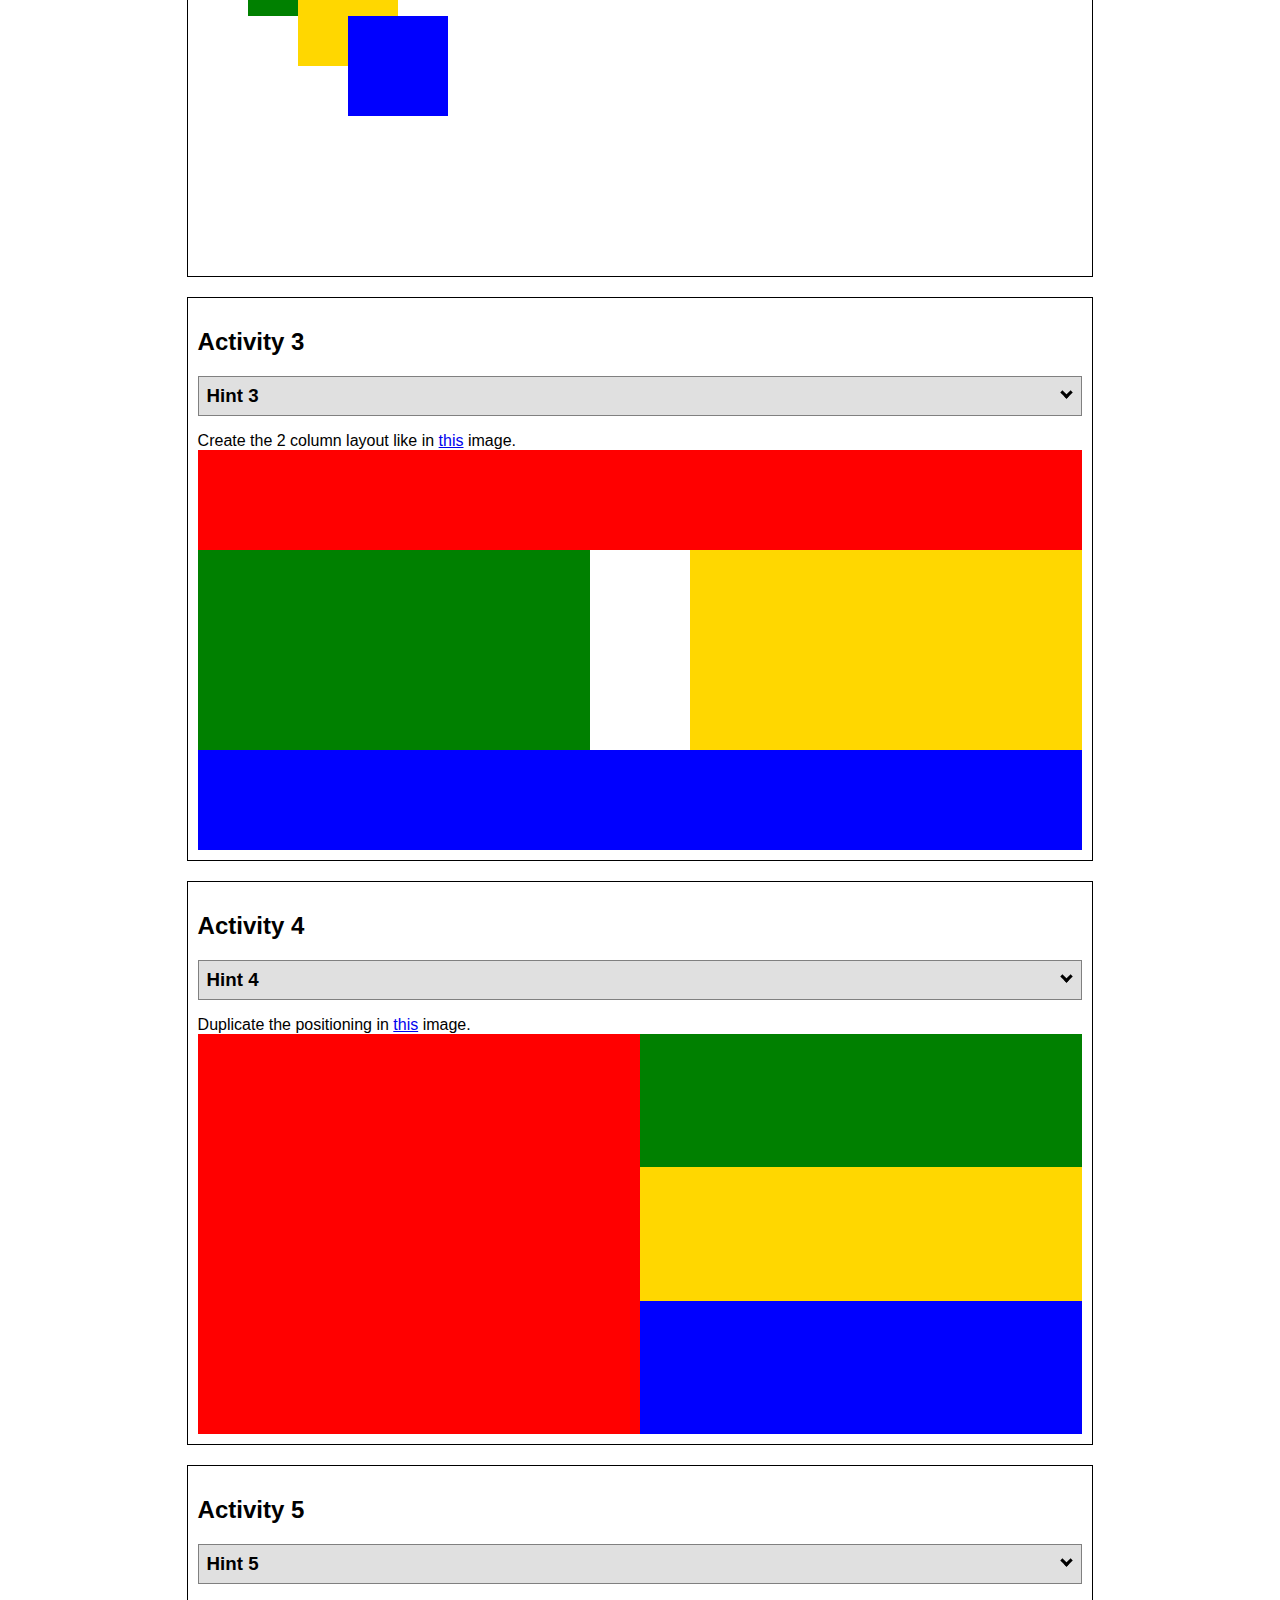
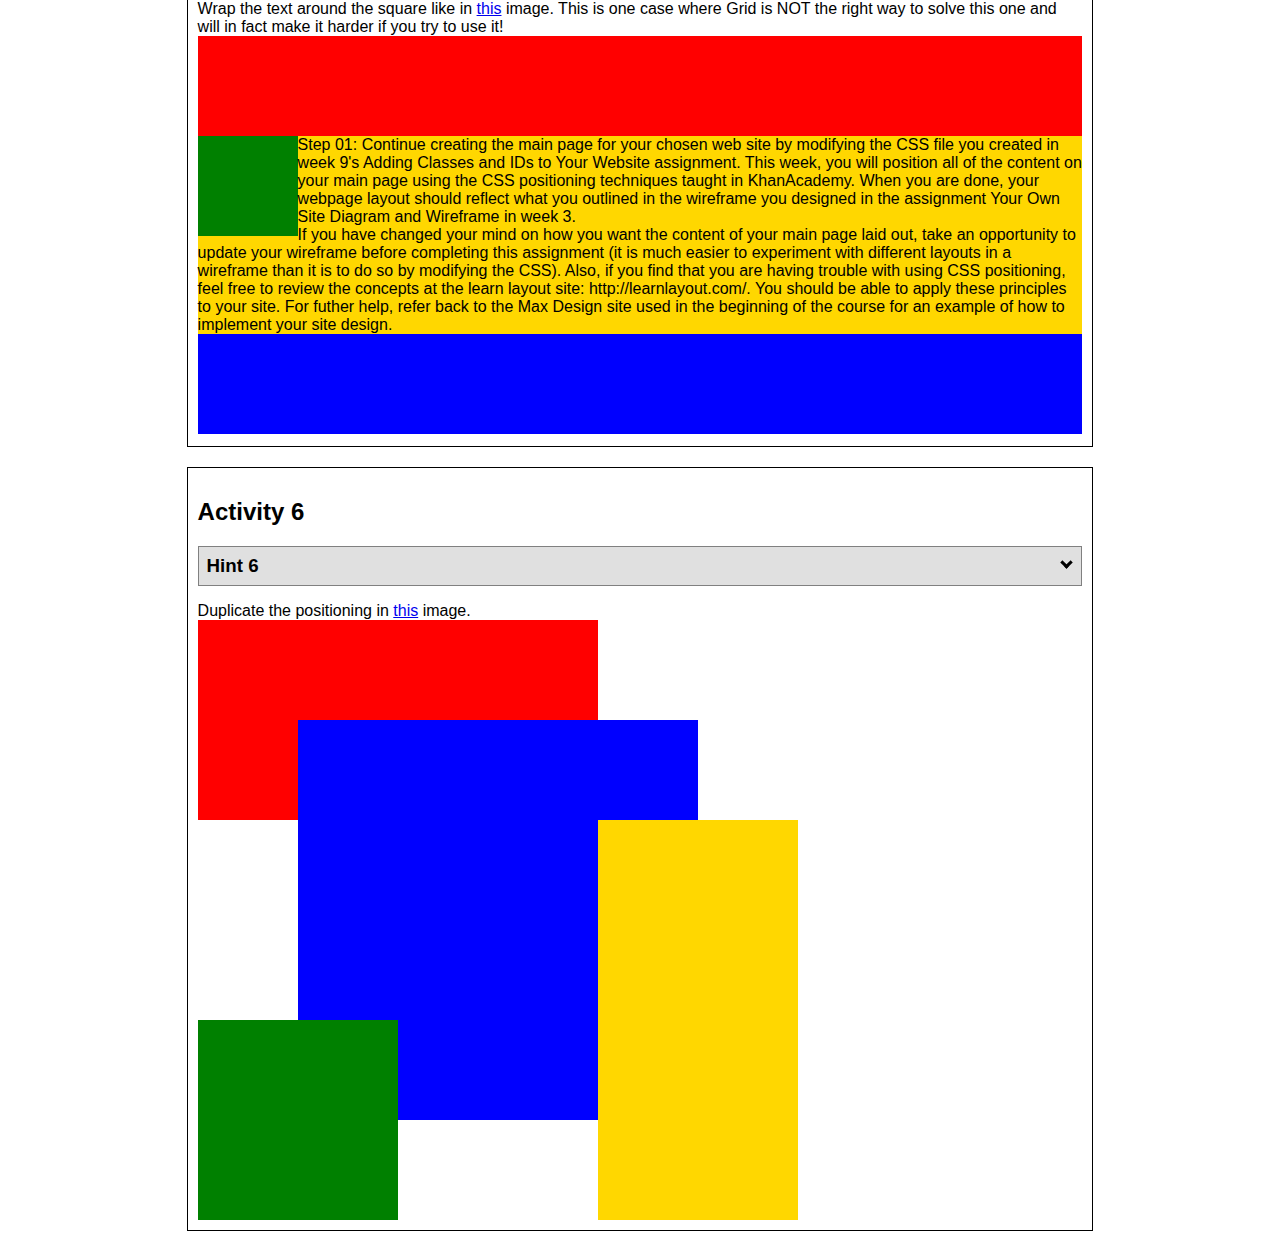
<file: practice/positioning.html>
<!DOCTYPE html>
<html lang="en">
  <head>
    <!-- HTML - Name: positioning.html -->
    <title>Positioning Activity</title>
    <link rel="stylesheet" type="text/css" href="positionstyles.css" />
  </head>
  <body>
    <div class="activity">
      <h2>WDD 130 positioning exercises</h2>
      For each activity match make the boxes match the image by modifying the stylesheet.</div>
    <div class="activity">
      <h2>Activity 1</h2>
      <section class="hint"><input type="checkbox" ><i></i> <h3>Hint 1</h3><div><p>Check out the <a href="https://byui-wdd.github.io/wdd130/activities/w06-css-positioning.html" target="_blank">activity instructions</a> in Ilearn!</p></div></section>
      <p>Follow the <a href="https://byui-wdd.github.io/wdd130/activities/w06-css-positioning.html" target="_blank">instructions</a> to make the boxes match  <a href="https://byui-wdd.github.io/wdd130/images/example1.png" target="_blank">this</a> image.</p>
      <div class="content1" >
        <div class="red1" ></div>
        <div class="green1" ></div>
        <div class="green1" ></div>
        <div class="yellow1"></div>
        <div class="yellow1"></div>
        <div class="blue1"></div>
      </div>
    </div>
    <div class="activity">
      <h2>Activity 2</h2>
      <section class="hint"><input type="checkbox" > <h3>Hint 2</h3><i></i><div>
      <ul>
      <li>grid-template-columns: 50px 50px 50px 50px 50px </li></ul></div></section>
      <p>Overlap and stagger the squares like in <a href="https://byui-wdd.github.io/wdd130/images/example2.png" target="_blank">this</a> image.</p>
      <div class="content2" >
        <div class="red2" ></div>
        <div class="green2" ></div>
        <div class="yellow2"></div>
        <div class="blue2"></div>
      </div>
    </div>
    <div class="activity">
      <h2>Activity 3</h2>
      <section class="hint"><input type="checkbox" > <h3>Hint 3</h3><i></i><div><p>This one is going to be best solved with CSS Grid. Remember to make the boxes the right width first...then start moving them around. </p><h4>Properties used:</h4><ul><li>display:grid;</li><li>grid-template-columns:</li><li>grid-column-gap:</li>
        <li>grid-column:</li>  </ul></div></section>
      Create the 2 column layout like in <a href="https://byui-wdd.github.io/wdd130/images/example3.png" target="_blank">this</a>  image.
      <div class="content3" >
        <div class="red3" ></div>
        <div class="green3" ></div>
        <div class="yellow3"></div>
        <div class="blue3"></div>
      </div>
    </div>
    <div class="activity">
      <h2>Activity 4</h2>
      <section class="hint"><input type="checkbox" > <h3>Hint 4</h3><i></i><div><p>For the others we have been primarily concerned with width. For this one you will need to adjust height as well. </p><h4>Properties used:</h4><ul><li>display:grid;</li><li>grid-template-columns:</li><li>grid-row:</li></ul></div></section>
      Duplicate the positioning in <a href="https://byui-wdd.github.io/wdd130/images/example4.png" target="_blank">this</a> image. 
      <div class="content4" >
        <div class="red4" ></div>
        <div class="green4" ></div>
        <div class="yellow4"></div>
        <div class="blue4"></div>
      </div>
    </div>

    <div class="activity">
      <h2>Activity 5</h2>
      <section class="hint"><input type="checkbox" > <h3>Hint 5</h3><i></i><div><p>Grid is <strong>not</strong> the right way to do this.  In fact there is only one way to really do that...and that is with float. Remember that we float the thing we want the text to wrap around.  Also remember to start by making all the shapes the right size and shape.</p><h4>Properties used:</h4><ul><li>float: left;</li></ul></div></section>
      Wrap the text around the square like in <a href="https://byui-wdd.github.io/wdd130/images/example5.png" target="_blank">this</a> image. This is one case where Grid is NOT the right way to solve this one and will in fact make it harder if you try to use it!
      <div class="content5" >
        <div class="red5" ></div>
        <div class="green5" ></div>
        <div class="yellow5">Step 01: Continue creating the main page for your chosen web site by modifying the CSS file you created in week 9's Adding Classes and IDs to Your Website assignment. This week, you will position all of the content on your main page using the CSS positioning techniques taught in KhanAcademy. When you are done, your webpage layout should reflect what you outlined in the wireframe you designed in the assignment Your Own Site Diagram and Wireframe in week 3. <br />
          If you have changed your mind on how you want the content of your main page laid out, take an opportunity to update your wireframe before completing this assignment (it is much easier to experiment with different layouts in a wireframe than it is to do so by modifying the CSS). Also, if you find that you are having trouble with using CSS positioning, feel free to review the concepts at the learn layout site: http://learnlayout.com/. You should be able to apply these principles to your site. For futher help, refer back to the Max Design site used in the beginning of the course for an example of how to implement your site design.</div>
        <div class="blue5"></div>
      </div>
    </div>
    <div class="activity">
      <h2>Activity 6</h2>
      <section class="hint"><input type="checkbox" > <h3>Hint 6</h3><i></i><div><p>This one is all about visualizing the grid behind the layout. If you are having a hard time doing that first: all the sizes are even multiples of 100, and second here is another example with the lines drawn: <a href="https://byui-wdd.github.io/wdd130/images/example6-hint.png" target="_blank">example 6 with lines</a>. For this one you will find it easiest if you use px for the column width. You can also use <kbd>z-index</kbd> to control the element layering.    </p><h4>Properties used:</h4><ul><li>display:grid;</li><li>grid-template-columns:</li><li>grid-column:</li><li>grid-row:</li><li><a href="https://www.w3schools.com/cssref/pr_pos_z-index.asp" target="_blank">z-index:</a></li></ul></div></section>
      Duplicate the positioning in <a href="https://byui-wdd.github.io/wdd130/images/example6.png" target="_blank">this</a> image.
      <div class="content6" >
        <div class="red6" ></div>
        <div class="green6" ></div>
        <div class="yellow6"></div>
        <div class="blue6"></div>
      </div>
    </div>
  </body>
</html>
</file>
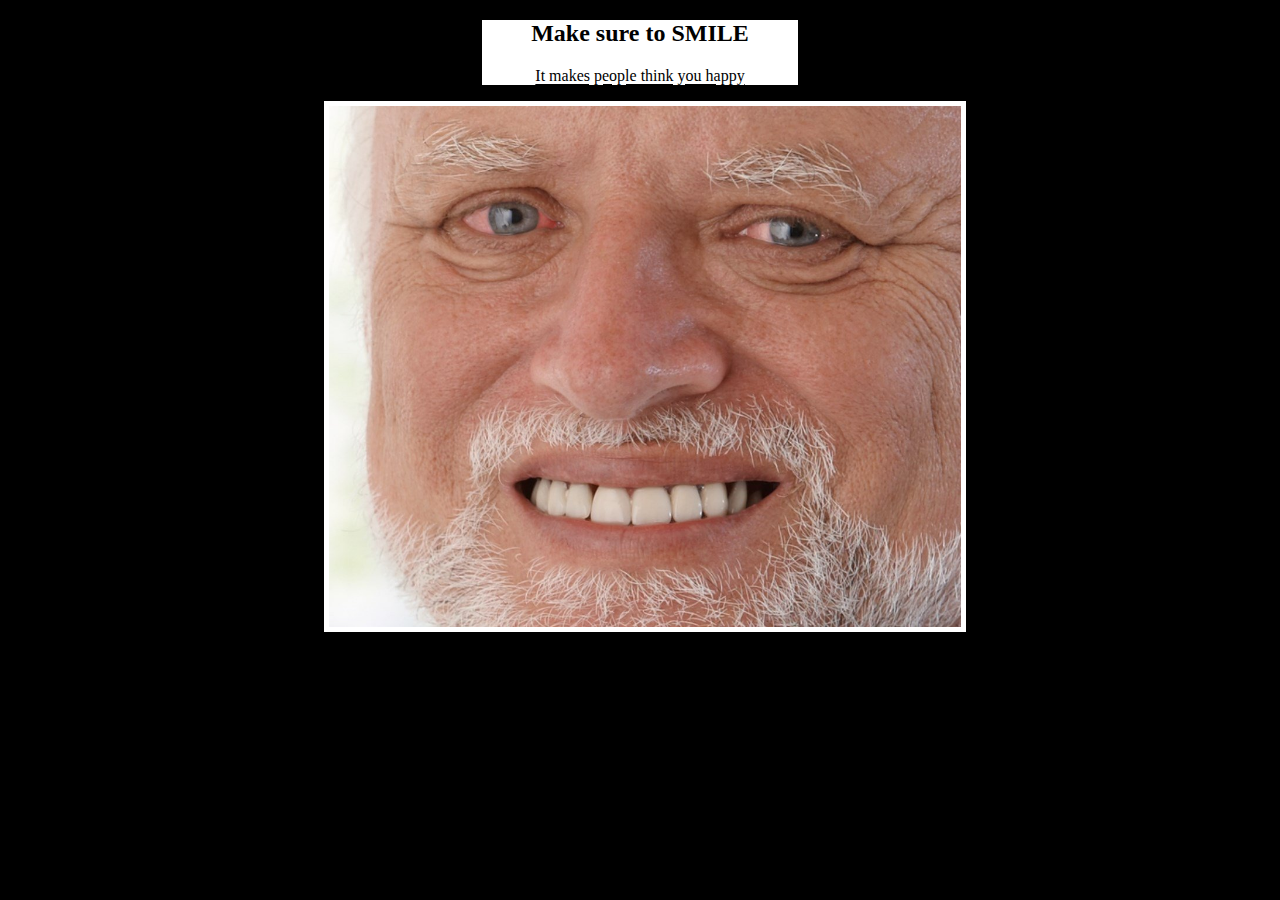
<file: practice/web-compodent.html>
<!DOCTYPE html>
<html>

<head>
    <meta name="viewport" content="width=device-width, initial-scale=1">
    <link type="text/css" rel="stylesheet" href="styles/web-compodent.css">
</head>

<body>
    <div id="text">

        <h2>Make sure to SMILE</h2>
        <p>It makes people think you happy</p>
    </div>

    <div class="container">
        <img src="Images/img_avatar.jpeg" alt="Avatar" class="image" style="width:100%">
        <div class="middle">
            <div class="text">You might just fool yourself too</div>
        </div>
    </div>

</body>

</html>
</file>
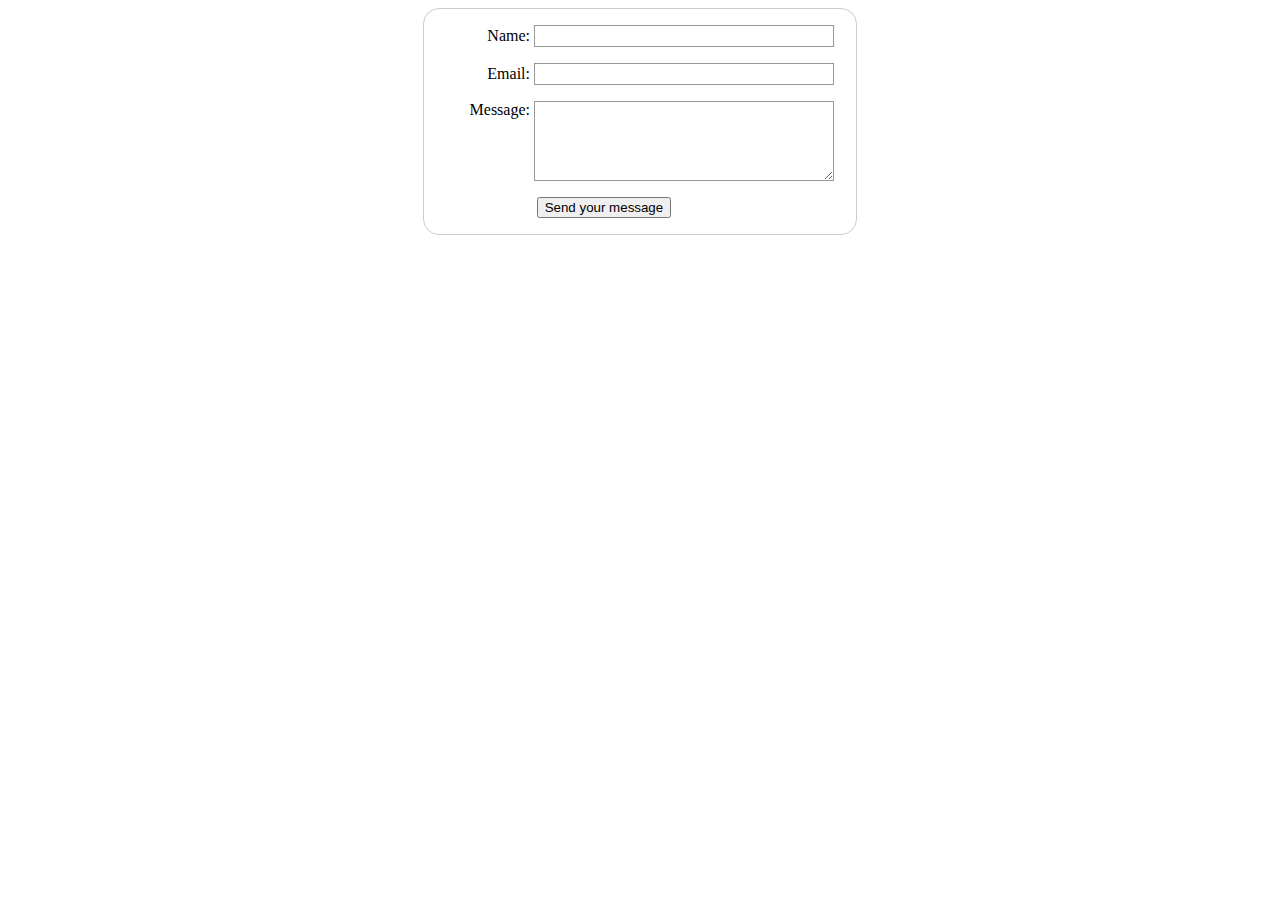
<file: wwr/contactus.html>
<!DOCTYPE html>
<html lang="en">

<head>
    <meta charset="UTF-8">
    <meta name="viewport" content="width=device-width, initial-scale=1.0">
    <title>Document</title>
    <link rel="stylesheet" href="styles/contactus.css">
</head>

<body>
    <div id="feedback"></div>
    <form action="/wwr/contactus.html" method="post">
        <ul>
            <li>
                <label for="name">Name:</label>
                <input type="text" id="name" name="user_name" />
            </li>
            <li>
                <label for="mail">Email:</label>
                <input type="email" id="mail" name="user_email" />
            </li>
            <li>
                <label for="msg">Message:</label>
                <textarea id="msg" name="user_message"></textarea>
            </li>
            <li class="button">
                <button type="submit">Send your message</button>
            </li>
        </ul>
    </form>
    <script>
        const feedbackElement = document.getElementById('feedback');
        const formElement = document.forms[0];
        formElement.addEventListener('submit', function (e) {
            e.preventDefault();
            feedbackElement.innerHTML = 'Hello ' + formElement.user_name.value + '! Thank you for your message. We will never read it but we appreshiate the effort!!';
            feedbackElement.style.display = "block";
            document.body.classList.toggle('moveDown');
        });
    </script>
</body>

</html>
</file>
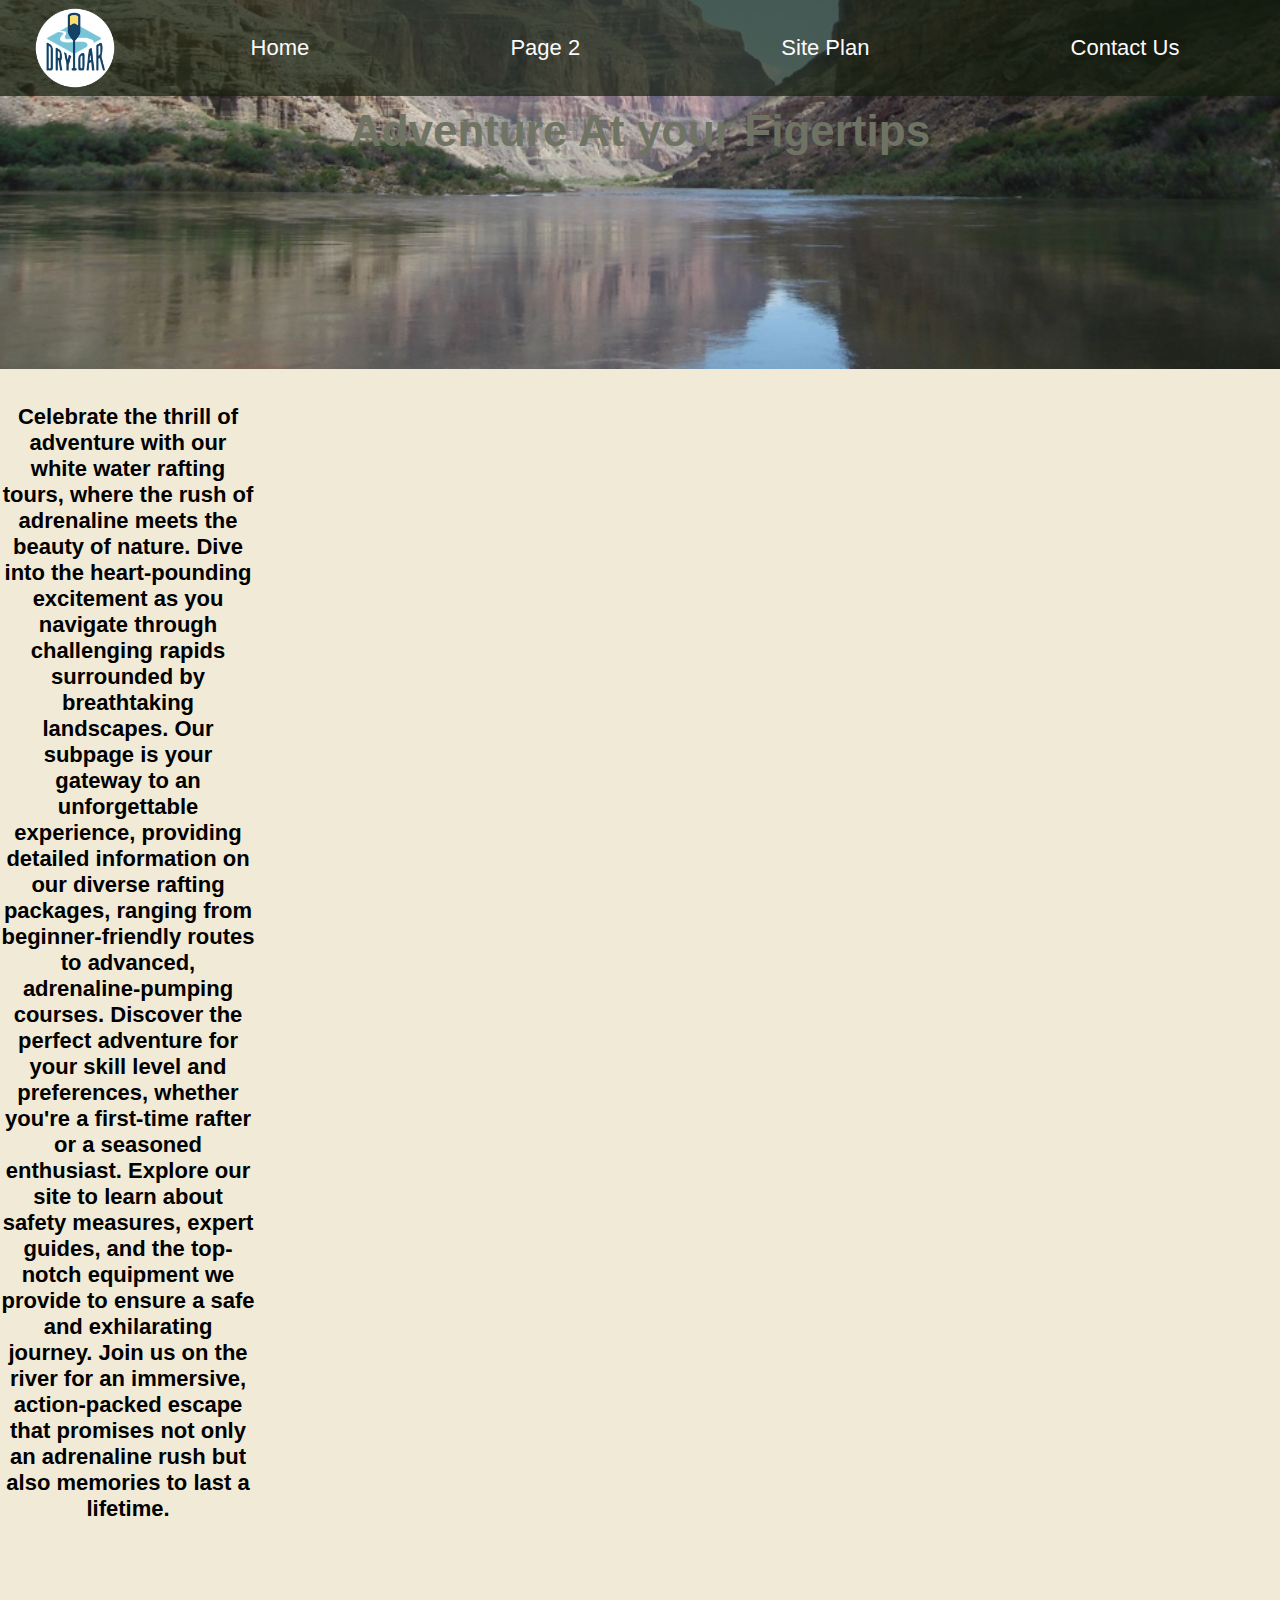
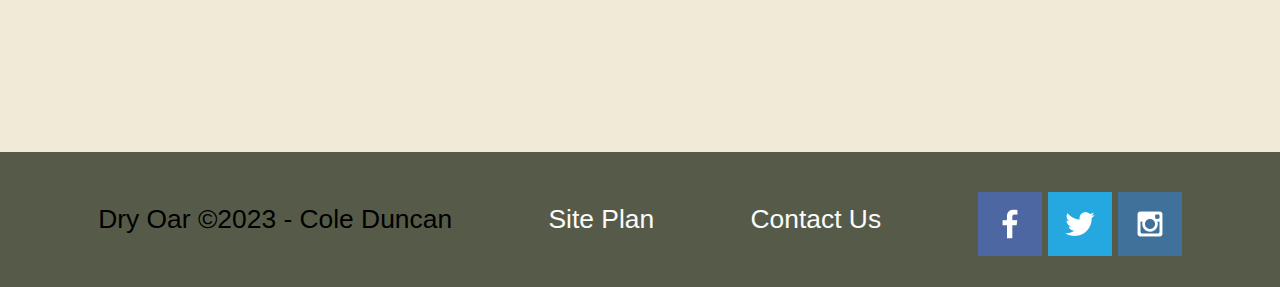
<file: wwr/sub-page.html>
<!DOCTYPE html>
<html lang="en">

<head>
    <meta charset="UTF-8">
    <link rel="stylesheet" href="styles/styles.css">
    <link rel="stylesheet" href="styles/sub-page.css">
    <meta name="viewport" content="width=device-width, initial-scale=1.0">
    <title>sub-page</title>
</head>

<body>
    <div id="content">
        <header>
            <a class="logo-link" href="index.html">
                <img class="logo" src="images/logo.png" alt="Dry Oar Logo">
            </a>
            <nav>
                <a href="index.html">Home</a>
                <a href="sub-page.html">Page 2</a>
                <a href="site-plan-rafting.html">Site Plan</a>
                <a href="contactus.html">Contact Us</a>
            </nav>
        </header>
        <main>
            <div id="subhero">
                <div id="subhero-box">
                    <img id="subhero_img" src="images/calm_water.jpg" alt="River of rushing water">
                </div>
                <section id="subhero-msg">
                    <h1 class="subpage-title">Adventure At your Figertips</h1>
                </section>
                <h4 class="info">
                    Celebrate the thrill of adventure with our white water rafting tours, where the rush of
                    adrenaline meets the beauty of nature. Dive into the heart-pounding excitement as you navigate
                    through challenging rapids surrounded by breathtaking landscapes. Our subpage is your gateway to
                    an unforgettable experience, providing detailed information on our diverse rafting packages,
                    ranging from beginner-friendly routes to advanced, adrenaline-pumping courses. Discover the
                    perfect adventure for your skill level and preferences, whether you're a first-time rafter or a
                    seasoned enthusiast. Explore our site to learn about safety measures, expert guides, and the
                    top-notch equipment we provide to ensure a safe and exhilarating journey. Join us on the river
                    for an immersive, action-packed escape that promises not only an adrenaline rush but also
                    memories to last a lifetime.
                </h4>
            </div>
        </main>
        <footer>
            <p>Dry Oar &copy;2023 - Cole Duncan</p>
            <p><a href="site-plan-rafting.html">Site Plan</a></p>
            <p><a href="contactus.html">Contact Us</a></p>

            <div class="social">
                <a href="https://facebook.com" target="_blank">
                    <img src="images/facebook.png" alt="fb icon">
                </a>
                <a href="https://twitter.com" target="_blank">
                    <img src="images/twitter.png" alt="twitter icon">
                </a>
                <a href="https://instagram.com" target="_blank">
                    <img src="images/instagram.png" alt="instagram icon">
                </a>
            </div>
        </footer>
    </div>
</body>

</html>
</file>
<file: longswords/styles/index.css>
@import url('https://fonts.googleapis.com/css2?family=Lora&family=Raleway&display=swap');
body{
    margin: 0;
    background-color: #fbf1f1;
}
.logo {
    border: black solid 5px;
    width: 100px;
    height: 100px;
    float: left;
}
.hero{
    margin: 0 auto;
    text-align: center;
    width: 100%;
    background-color: white;
    border-bottom: white 25px solid;
}
.hero img{
    width: 100%;

}
nav {
    height: 50%;
    width: 60%;
    margin: 0 auto;
}
nav a{
    top: 80%;
    right: 20%;
    font-size: 1.3em;
    position: relative;
    text-decoration: none;
    background-color:  white;
    padding: 2%;
    margin: 5%;
    font-family: 'Raleway', sans-serif;
    border: black solid 5px;
    color: black;
}
nav a :hover{
    color: red;
    text-decoration: overline red;
}
header, footer {    
    height: 100px;
    width: 100%;
    float: left;
    background-color: #701e1e;
    padding: 14px 16px;
    text-decoration: none;
    font-size: 17px;
  }
main{
    margin: 5%;
    display: grid;
    grid-template-columns: repeat(8, 1fr);
    grid-template-rows: repeat(15, 250px);
    background-color: white;
    padding: 2%;
}
#intro{
    grid-column: 1/7;
    font-family: 'Lora', serif;
}
#intro-img{
    grid-column: 1/5;
    grid-row: 1/3;
    width: 100%;
    height: 100%;
}
#intro-text{
    grid-column: 5/9;
    grid-row: 1/3;
    padding: 5%;
    font-family: 'Lora', serif;
}
#hema{
    margin: 0 auto;
    grid-column: 2/8;
    grid-row: 10/12;
    width: 80%;
    height: 100%;
}
#body1{
    grid-column: 3/7;
    grid-row: 4/5;
    font-family: 'Lora', serif;
}
#german-sword {
    grid-row: 6/8;
    grid-column: 5/9;
    width: 100%;
    height: 100%;
}
#body3-big{
    grid-column: 2/8;
    grid-row: 12/15;
    font-family: 'Lora', serif;
}
#body2{
    margin: 5%;
    grid-column: 1/5;
    grid-row: 6/8;
    font-family: 'Lora', serif;
}
#body4{
    grid-column: 2/7;
    grid-row: 8/10;
    font-family: 'Lora', serif;
}
.social{
    position: relative;
    width: 250px;
    left: 83%;
    top: -70%;
    z-index: 30;
}
footer p {
    width: 250px;
    color: #f8e7e7;
    text-decoration: none;
}
footer p a {
    text-decoration: none;
    color: #f8e7e7;
}
footer{
    border: black solid 5px;
}
</file>
<file: wwr/styles/styles.css>
#background {
    height: 725px;
    background-color: #141e0db3;
}

body {
    background-color: #F0EAD6;
    font-family: 'Varela Round', sans-serif;
    font-size: 22px;
    margin: 0;
    padding: 0;

}


h2 {
    margin: 0;
}

header {
    background-color: #141e0db3;
    display: grid;
    grid-template-columns: 150px auto;
}

nav a:hover {
    background-color: black;
    color: #d9c2a3;
}

#content {
    max-width: 1600px;
    margin: 0 auto;
}

nav a {
    text-align: center;
    color: #fcfbfb;
    text-decoration: none;
    padding: 35px;
}
nav {
    display: flex;
    justify-content: space-around;
}

#hero-msg h1,
#hero-msg h4 {
    text-align: center;
    color: white;
}
#hero {
    display: grid;
    grid-template-columns: 1fr 3fr 1fr;
    margin-top: -100px; 
}
#hero-box {
    grid-column: 1/4;
    grid-row: 1/3;
    z-index: -1;
}
#hero_img {
    width: 100%;
}
#hero-msg {
    grid-column: 2/3;
    grid-row: 1/2;
    margin-top: 100px;
}

.button-box {
    text-align: center;
}

main {
    text-align: center;

}

.logo {
    width: 80px;
}

.book,
.join {
    text-align: center;
    background-color: #141e0db3;
    color: #fcfbfb;
    text-decoration: none;
    padding: 15px 30px;
    margin-top: 50px;
    border-radius: 5px;
}

footer .social img {
    padding-top: 15px;
}

footer a {
    text-align: center;
    color: #fcfbfb;
    text-decoration: none;
}

footer p {
    font-size: 1.2em;
}

footer p a:hover {
    text-decoration: underline;
}

.icon {
    width: 80px;
    padding-top: 10px;
}

footer {
    background-color: #141e0db3;
    margin-top: 200px; 
    padding: 25px 50px;
    display: flex;
    align-items: center;
    justify-content: space-around;
}

.msg {
    background-color: #141e0db3;
    line-height: 1.5em;
    padding-bottom: 15px;
}

.home-title {
    font-family: 'Oswald', sans-serif;
    font-size: 2em;
    margin-top: 10px;
}
.home-grid{
    display: grid;
    grid-template-columns: 1fr 1fr 1fr 1fr 1fr 1fr 1fr 1fr 1fr 1fr ;
}

.logo-link {
    padding-top: 5px;
    justify-self: center;
    align-self: center;
}

.rivers-card,
.camping-card,
.rapids-card {
    margin: 200px 0;
}

img {
    box-sizing: border-box;
}

.card-img {
    border: 10px solid #141e0db3;
    transition: transform .5s;
    box-shadow: 5px 5px 10px #F0EAD6;
}
.card-img:hover {
    opacity: .6;
    transform: scale(1.1);
}
.card-img, .mountains {
    width: 100%;
}
.camping-card{
    grid-column: 5/7;
    grid-row: 2/3;
}
.rivers-card{
    grid-column: 2/4;
    grid-row: 2/3;
}
.rapids-card{
    grid-column: 8/10;
    grid-row: 2/3;
}
.msg{
    grid-column: 6/10;
    grid-row: 6/7;
    background-color: #F0EAD6;
    padding: 35px;
    box-shadow: 5px 5px 10px #F0EAD6;
}
.mountains{
    grid-column: 2/7;
    grid-row: 5/8;
    box-shadow: 5px 5px 10px #F0EAD6;
}
#background{
    grid-column: 1/11;
    grid-row: 4/9;
}
@media screen and (max-width: 900px) {
    nav, footer {
        flex-direction: column;
    }
    #hero, .home-grid {
        display: block;
        height: auto;
    }
    #background {
        display: none;
    }
    nav a {
        display: block;
        padding: 15px;
    }
    #hero {
        margin-top: 0;
    }
    #hero-msg h4 {
        display: none;
    }
    .home-title {
        font-size: 25px;
        color: #6f7364;
    }
    .rivers-card, .camping-card, .rapids-card { 
        margin: 50px auto;
        width: 60%;
    }
    #hero-msg {
        margin-top: 0;
    }
    .mountains, .msg {
        width: 80%;
        display: block;
        margin: 0 auto;
    }
    footer {
        margin-top: 25px;
    }
}
</file>
<file: longswords/styles/how-made-styles.css>
@import url('https://fonts.googleapis.com/css2?family=Lora&family=Raleway&display=swap');
body{
    margin: 0;
    background-color: #fbf1f1;
}
.logo {
    border: black solid 5px;
    width: 100px;
    height: 100px;
    float: left;
}
nav {
    height: 50%;
    width: 60%;
    margin: 0 auto;
}
nav a{
    top: 80%;
    right: 20%;
    font-size: 1.3em;
    position: relative;
    text-decoration: none;
    background-color:  white;
    padding: 2%;
    margin: 5%;
    border: black solid 5px;
    color: black;
    font-family: 'Raleway', sans-serif;
}
nav a :hover{
    color: red;
    text-decoration: overline red;
}
header, footer {    
    height: 100px;
    width: 100%;
    float: left;
    background-color: #701e1e;
    padding: 14px 16px;
    text-decoration: none;
    font-size: 17px;
  }
  main{
    margin: 5%;
    display: grid;
    grid-template-columns: repeat(8, 1fr);
    grid-template-rows: repeat(10, 250px);
    background-color: white;
    padding: 2%;
}
.social{
    position: relative;
    width: 250px;
    left: 83%;
    top: -70%;
    z-index: 30;
}
footer p {
    width: 250px;
    color: #f8e7e7;
    text-decoration: none;
}
footer p a {
    text-decoration: none;
    color: #f8e7e7;
}
footer{
    border: black solid 5px;
}
footer img{
    height: 75px;
    width: 75px;
}

#headline, #sub-headline{
    font-family: 'Raleway', sans-serif;
    grid-row: 1/2;
    grid-column: 2/8;
    text-align: center;
}
#headline{
    font-size: 100px;
    margin-bottom: 50px;
}
#sub-headline{
    margin-top: 5px;
    font-size: 50px;
}
#image1{
    grid-column: 2/8;
    grid-row: 2/4;
    margin: 0 auto;
}
#image3{
grid-column: 1/7;
grid-row: 6/9;
margin: 0 auto;
}
#image2 {
    grid-column: 5/9;
    grid-row: 9/11;
    margin: 0 auto;
}
#image4{
    grid-row: 12/13;
    grid-column: 2/7;
    width: 450px;
    height: 450px;
    margin: 0 auto;
}
#intro{
    grid-column: 2/8;
    grid-row: 4/5;
    font-size: 1.5em;
    font-family: 'Lora', serif;
}
#body1{
    grid-column: 1/9;
    grid-row: 5/6;
    height: 6em;
    align-self: flex-end;
    font-family: 'Lora', serif;
    font-size: 1.5em;
}
#body2{
    grid-column: 7/9;
    grid-row: 6/7;
    margin: 5%;
    font-family: 'Lora', serif;
    font-size: 1.5em;
}
#body3{
    font-size: 1.5em;
    grid-column: 1/9;
    grid-row: 8/9;
    font-family: 'Lora', serif;
}
#body4{
    font-size: 1.5em;
    grid-column: 1/5;
    grid-row: 9/11;
    font-family: 'Lora', serif;
}

#body5{
    font-size: 1.5em;
    grid-column: 1/9;
    grid-row: 11/12;
    font-family: 'Lora', serif;
}
#body6{
    font-size: 1.5em;
    grid-column: 7/9;
    grid-row: 12/13;
    font-family: 'Lora', serif;
    margin: 5%;
}

#body7{
    margin-top: 3em;
    font-size: 1.5em;
    grid-column: 2/8;
    grid-row: 14/15;
    font-family: 'Lora', serif;
}
#closing{
    font-size: 1.5em;
    grid-column: 2/8;
    grid-row: 15/16;
    font-family: 'Lora', serif;
}
#me-fr{
    opacity: 0.03;
    grid-column: 1/9;
    grid-row: 12/16;
    z-index: -1;
}
</file>
<file: longswords/styles/styles-sword-styles.css>
@import url('https://fonts.googleapis.com/css2?family=Lora&family=Raleway&display=swap');
body{
    margin: 0;
    background-color: #fbf1f1;
}
.logo {
    border: black solid 5px;
    width: 100px;
    height: 100px;
    float: left;
}
nav {
    height: 50%;
    width: 60%;
    margin: 0 auto;
}
nav a{
    top: 80%;
    right: 20%;
    font-size: 1.3em;
    position: relative;
    text-decoration: none;
    background-color:  white;
    padding: 2%;
    margin: 5%;
    border: black solid 5px;
    color: black;
    font-family: 'Raleway', sans-serif;
}
nav a :hover{
    color: red;
    text-decoration: overline red;
}
header, footer {    
    height: 100px;
    width: 100%;
    float: left;
    background-color: #701e1e;
    padding: 14px 16px;
    text-decoration: none;
    font-size: 17px;
  }
  main{
    margin: 5%;
    display: grid;
    grid-template-columns: repeat(8, 1fr);
    grid-template-rows: repeat(17, 250px);
    background-color: white;
    padding: 2%;
}
.social{
    position: relative;
    width: 250px;
    left: 83%;
    top: -70%;
    z-index: 30;
}
footer p {
    width: 250px;
    color: #f8e7e7;
    text-decoration: none;
}
footer p a {
    text-decoration: none;
    color: #f8e7e7;
}
footer{
    border: black solid 5px;
}
footer img{
    height: 75px;
    width: 75px;
}
img{
    height: 100%;
    width: 100%;
}
#headline, #sub-headline{
    font-family: 'Raleway', sans-serif;
    grid-row: 1/2;
    grid-column: 2/8;
    text-align: center;
}
#headline{
    font-size: 100px;
    margin-bottom: 50px;
}
#sub-headline{
    margin-top: 5px;
    font-size: 50px;
}
#image1{
    grid-column: 2/8;
    grid-row: 2/4;

}
#image2{
grid-column: 1/7;
grid-row: 6/9;
}
#image3 {
    grid-column: 5/9;
    grid-row: 10/12;
}
#image4{
    grid-row: 13/15;
    grid-column: 2/7;
}
#intro{
    grid-column: 2/8;
    grid-row: 4/5;
    font-size: 1.5em;
    font-family: 'Lora', serif;
}
#body1{
    grid-column: 1/9;
    grid-row: 5/6;
    height: 6em;
    align-self: flex-end;
    font-family: 'Lora', serif;
    font-size: 1.5em;
}
#body2{
    grid-column: 7/9;
    grid-row: 6/7;
    margin: 5%;
    font-family: 'Lora', serif;
    font-size: 1.5em;
}
#body3{
    font-size: 1.5em;
    grid-column: 1/9;
    grid-row: 9/10;
    font-family: 'Lora', serif;
}
#body4{
    font-size: 1.5em;
    grid-column: 1/5;
    grid-row: 10/11;
    font-family: 'Lora', serif;
}

#body5{
    font-size: 1.5em;
    grid-column: 1/9;
    grid-row: 12/13;
    font-family: 'Lora', serif;
}
#body6{
    font-size: 1.5em;
    grid-column: 7/9;
    grid-row: 13/15;
    font-family: 'Lora', serif;
    margin: 5%;
}

#body7{
    font-size: 1.5em;
    grid-column: 2/8;
    grid-row: 15/17;
    font-family: 'Lora', serif;
}
#closing{
    font-size: 1.5em;
    grid-column: 2/8;
    grid-row: 16/18;
    font-family: 'Lora', serif;
}
#me-fr{
    opacity: 0.03;
    grid-column: 1/9;
    grid-row: 14/18;
}
</file>
<file: practice/positionstyles.css>
/* CSS - Name: "positionstyles.css" */
/* Activity 1 styles */
.content1 {
  /* This is the parent of the activity 1 boxes. */
  display: grid;
  grid-template-columns: 1fr 1fr;
  justify-items: center;
  grid-gap: 50px;
}
.red1 { 
  width: 100%; 
  height: 100px; 
  background-color: red; 
  grid-column: 1/3;
} 
.green1 {
  width: 300px; 
  height: 300px; 
  background-color: green; 

} 
.yellow1 {
  width: 300px; 
  height: 300px; 
  background-color: gold; 
} 
.blue1 {
  width: 100%; 
  height: 100px; 
  background-color: blue; 
  grid-column: 1/3;
} 
/* Activity 2 styles */ 

  /* This is the parent of the activity 2 boxes. */

.red2 {
  width: 100px; 
  height: 100px; 

  background-color: red; 
} 
.green2 { 
  width: 100px; 
  height: 100px; 
  position: relative;
  left: 50px;
  top: -50px;
  background-color: green; 
} 
.yellow2 {
  width: 100px; 
  height: 100px; 
  position: relative;
  left: 100px;
  top: -100px;
  background-color: gold; 
} 
.blue2 {
  width: 100px; 
  height: 100px; 
  position: relative;
  left: 150px;
  top: -150px;
  background-color: blue; 
} 
/* Activity 3 styles */ 
.content3 {
  /* This is the parent of the activity 3 boxes. */
  display: grid;
  grid-template-columns: 1fr 1fr;
  column-gap: 100px;
}
.red3 {
  width: 100%; 
  height: 100px; 
  grid-column: 1/3;
  background-color: red; 
} 
.green3 {
  width: 100%; 
  height: 200px; 
  background-color: green;
} 
.yellow3 {
  width: 100%; 
  height: 200px; 
  background-color: gold; 
} 
.blue3 {
  width: 100%;
  height: 100px; 
  grid-column: 1/3;
  background-color: blue; 
} 
/* Activity 4 styles */ 
.content4 {
  /* This is the parent of the activity 4 boxes. */
  display: grid;
  height: 400px;
  grid-template-columns: 1fr 1fr;
}
.red4 {
  width: 100%; 
  height: 100%; 
  grid-row: 1/4;
  background-color: red; 
} 
.green4 {
  width: 100%; 
  height: 100%; 
  background-color: green; 
} 
.yellow4 {
  width: 100%; 
  height: 100%; 
  background-color: gold; 
} 
.blue4 {
  width: 100%; 
  height: 100%; 
  background-color: blue; 
} 
/* Activity 5 styles */ 
.content5 {
  /* This is the parent of the activity 5 boxes. */
  height: 400px;
}
.red5 { 
  width: 100%; 
  height: 100px; 
  background-color: red; 
} 
.green5 { 
  width: 100px; 
  height: 100px; 
  float:left ;
  background-color: green; 

} 
.yellow5 {
  width: 100%; 

  background-color: gold; 

} 
.blue5 {
  width: 100%; 
  height: 100px; 

  background-color: blue; 
} 
/* Activity 6 styles */ 
.content6 {
  /* This is the parent of the activity 6 boxes. */
  display: grid;
  grid-template-columns: 100px 100px 100px 100px 100px 100px;
  grid-template-rows: 100px 100px 100px 100px 100px 100px;
}

.red6 {
  width: 100%; 
  height: 100%; 
  grid-column: 1/5;
  grid-row: 1/3;
  background-color: red; 
} 
.green6 {
  width: 100%; 
  height: 100%; 
  grid-column: 1/3;
  grid-row: 5/7;
  z-index: 2;
  background-color: green; 
} 
.yellow6 {
  width: 100%; 
  height: 100%; 
  grid-column: 5/7;
  grid-row: 3/7;
  z-index: 2;
  background-color: gold; 
} 
.blue6 {
  width: 100%; 
  height: 100%; 
  grid-column: 2/6;
  grid-row: 2/6;
  z-index: 1;
  background-color: blue; 
} 


/* Do not make any changes below here */
.activity {
  width: 70%; 
  margin: 20px auto; 
  font-family: Arial, sans-serif; 
  border: 1px solid black; 
  padding: 10px; 
  clear:both; 
  overflow: auto;
} 

.hint {
  border: 1px solid grey;
  background: #e0e0e0;
  padding: .5em;
  position: relative;
  margin: 1em 0;
}
.hint h3 {
  margin: 0;
}
.hint:hover {
  background: #d0d0d0;
}
.hint > div {
  display: none;
}

.hint input[type=checkbox] {
  position: absolute;
  width: 100%;
  height: 100%;
  opacity: 0;
  z-index: 1;
  cursor: pointer;
}

.hint input[type=checkbox]:checked ~ div {
  display: block;
}

.hint i {
  position: absolute;
  transform: translate(-6px, 0);
  margin-top: 16px;
  right: 10px;
  top: -3px;
}
.hint i:before, .hint i:after {
  content: "";
  position: absolute;
  background-color: black;
  width: 3px;
  height: 9px;
}
.hint i:before {
  transform: translate(2px, 0) rotate(45deg);
}
.hint i:after {
  transform: translate(-2px, 0) rotate(-45deg);
}

.hint input[type=checkbox]:checked ~ i:before {
  transform: translate(-2px, 0) rotate(45deg);
}
.hint input[type=checkbox]:checked ~ i:after {
  transform: translate(2px, 0) rotate(-45deg);
}
.hint a {
  position: relative;
  z-index: 1;
}
</file>
<file: practice/styles/web-compodent.css>
body{
    background-color: #000000;
}
.container {
    position: relative;
    width: 50%;
    margin: 0 auto;
  }
  #text{
    width: 25%;
    margin: 0 auto;
    background-color: white;
  }
  #text h2, #text p{
    text-align: center;
  }
  #text p{
    text-decoration: underline black 5px;
  }
  .image {
    opacity: 1;
    display: block;
    width: 100%;
    height: auto;
    transition: .5s ease;
    backface-visibility: hidden;
    margin: 0 auto;
    border: white 5px solid;
  }
  
  .middle {
    transition: .5s ease;
    opacity: 0;
    position: absolute;
    top: 50%;
    left: 50%;
    transform: translate(-50%, -50%);
    -ms-transform: translate(-50%, -50%);
    text-align: center;
    border: solid white 10px;
  }
  
  .container:hover .image {
    opacity: 0.3;
  }
  
  .container:hover .middle {
    opacity: 1;
  }
  
  .text {
    background-color: #000000;
    color: white;
    font-size: 16px;
    padding: 16px 32px;
  }
</file>
<file: wwr/styles/contactus.css>
form {
    padding: 1em;
    margin: 0 auto;
    width: 400px;
    border-radius: 1em;
    border: 1px solid #ccc;
  }
  
  ul {
    list-style: none;
    margin: 0;
    padding: 0;
  }
  
  form li + li {
    margin-top: 1em;
  }
  
  label {
    display: inline-block;
    width: 90px;
    text-align: right;
  }
  
  input,
  textarea {
    font: 1em sans-serif;
  
    width: 300px;
    box-sizing: border-box;
  
    border: 1px solid #999;
  }
  
  input:focus,
  textarea:focus {
    border-color: #000;
  }
  
  textarea {
    vertical-align: top;
    height: 5em;
  }
  
  .button {
    padding-left: 90px;
  }
  
  button {
    margin-left: 0.5em;
  }
  #feedback {
    background-color: antiquewhite;
    position: absolute;
    top: 0;
    left: 0;
    right: 0;
    padding: .5em;
    /* make this element invisible until we are ready for it */
    display: none;      
}
.moveDown {
    margin-top: 3em;
}
</file>
<file: wwr/styles/sub-page.css>
#subhero {
    display: grid;
    grid-template-columns: 1fr 3fr 1fr;
    margin-top: -100px; 
}
.info{
    width: 100%;
}
#subhero-box {
    grid-column: 1/4;
    grid-row: 1/3;
    z-index: -1;
}
#subhero_img {
    width: 100%;
}
#subhero-msg {
    grid-column: 2/3;
    grid-row: 1/2;
    margin-top: 100px;
}
.subpage-title {
    font-size: 25px;
    color: #6f7364;
    font-family: 'Oswald', sans-serif;
    font-size: 2em;
    margin-top: 10px;
}
</file>
